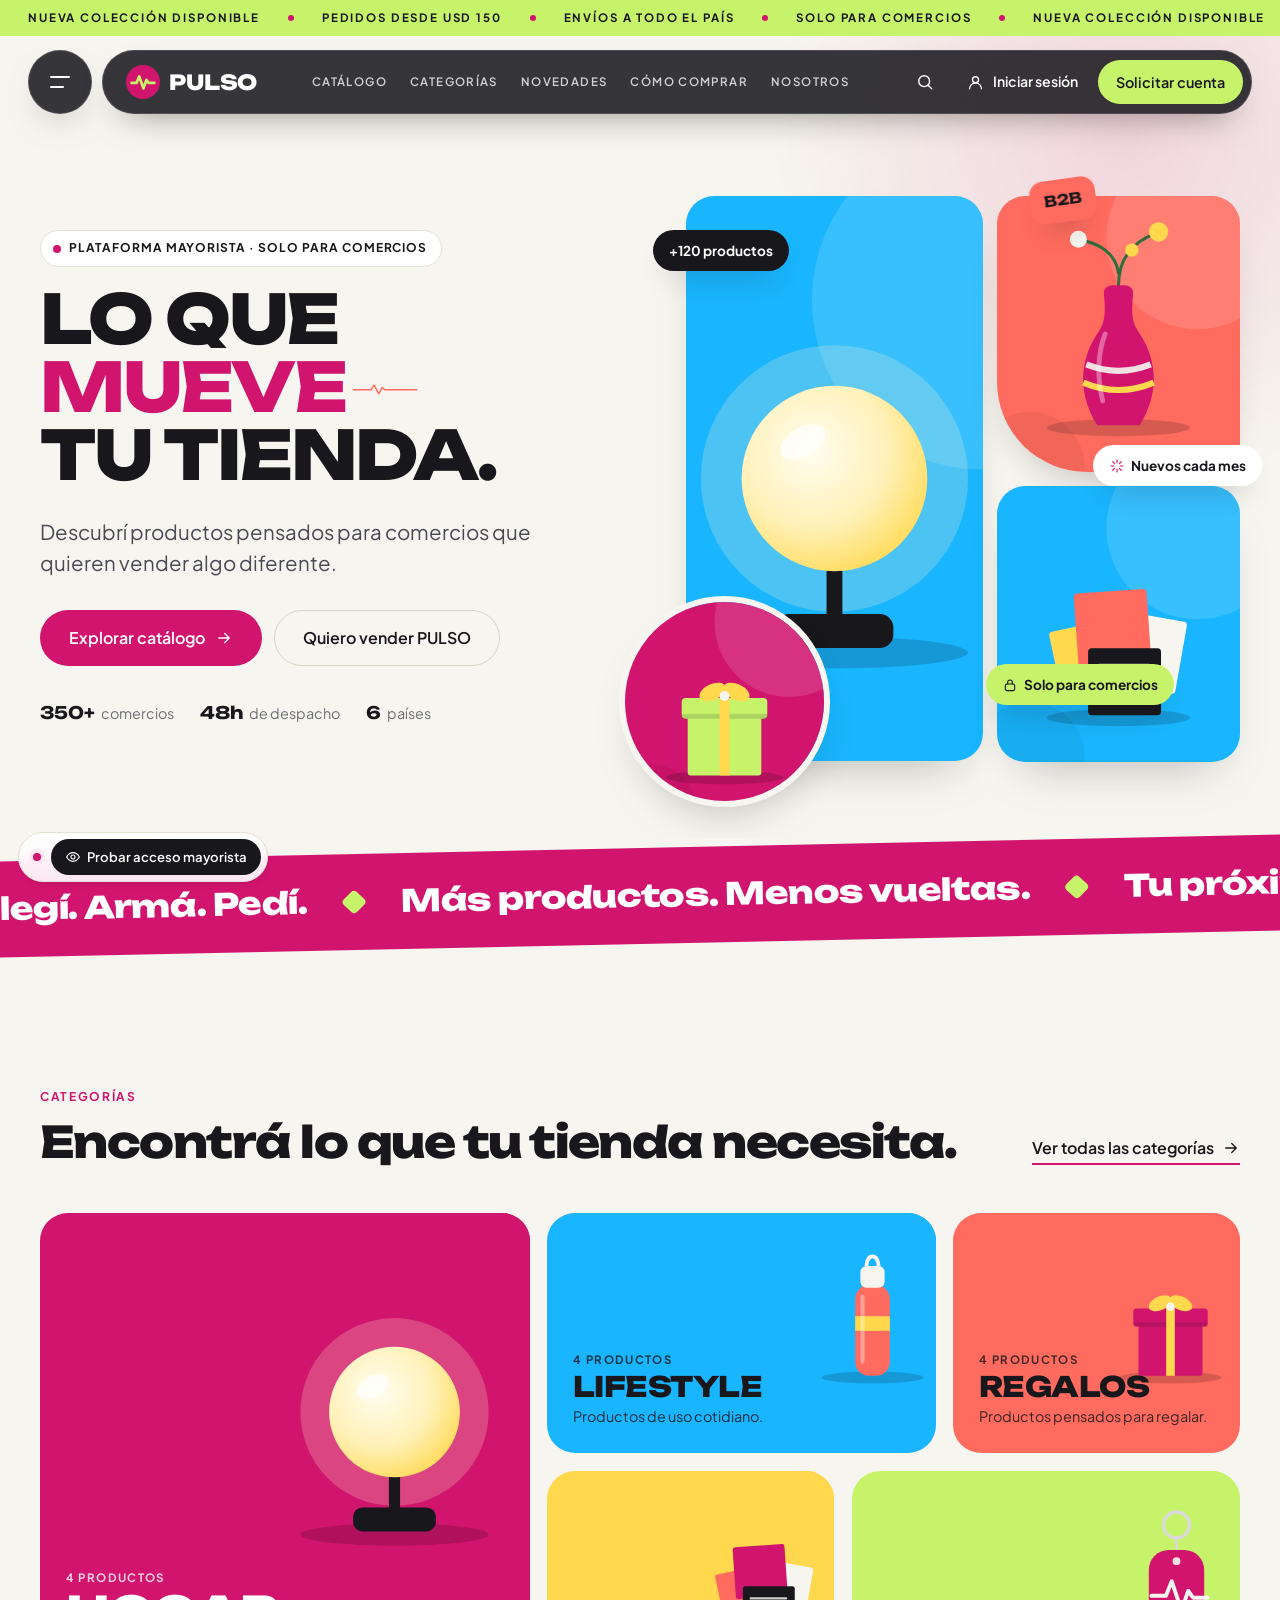
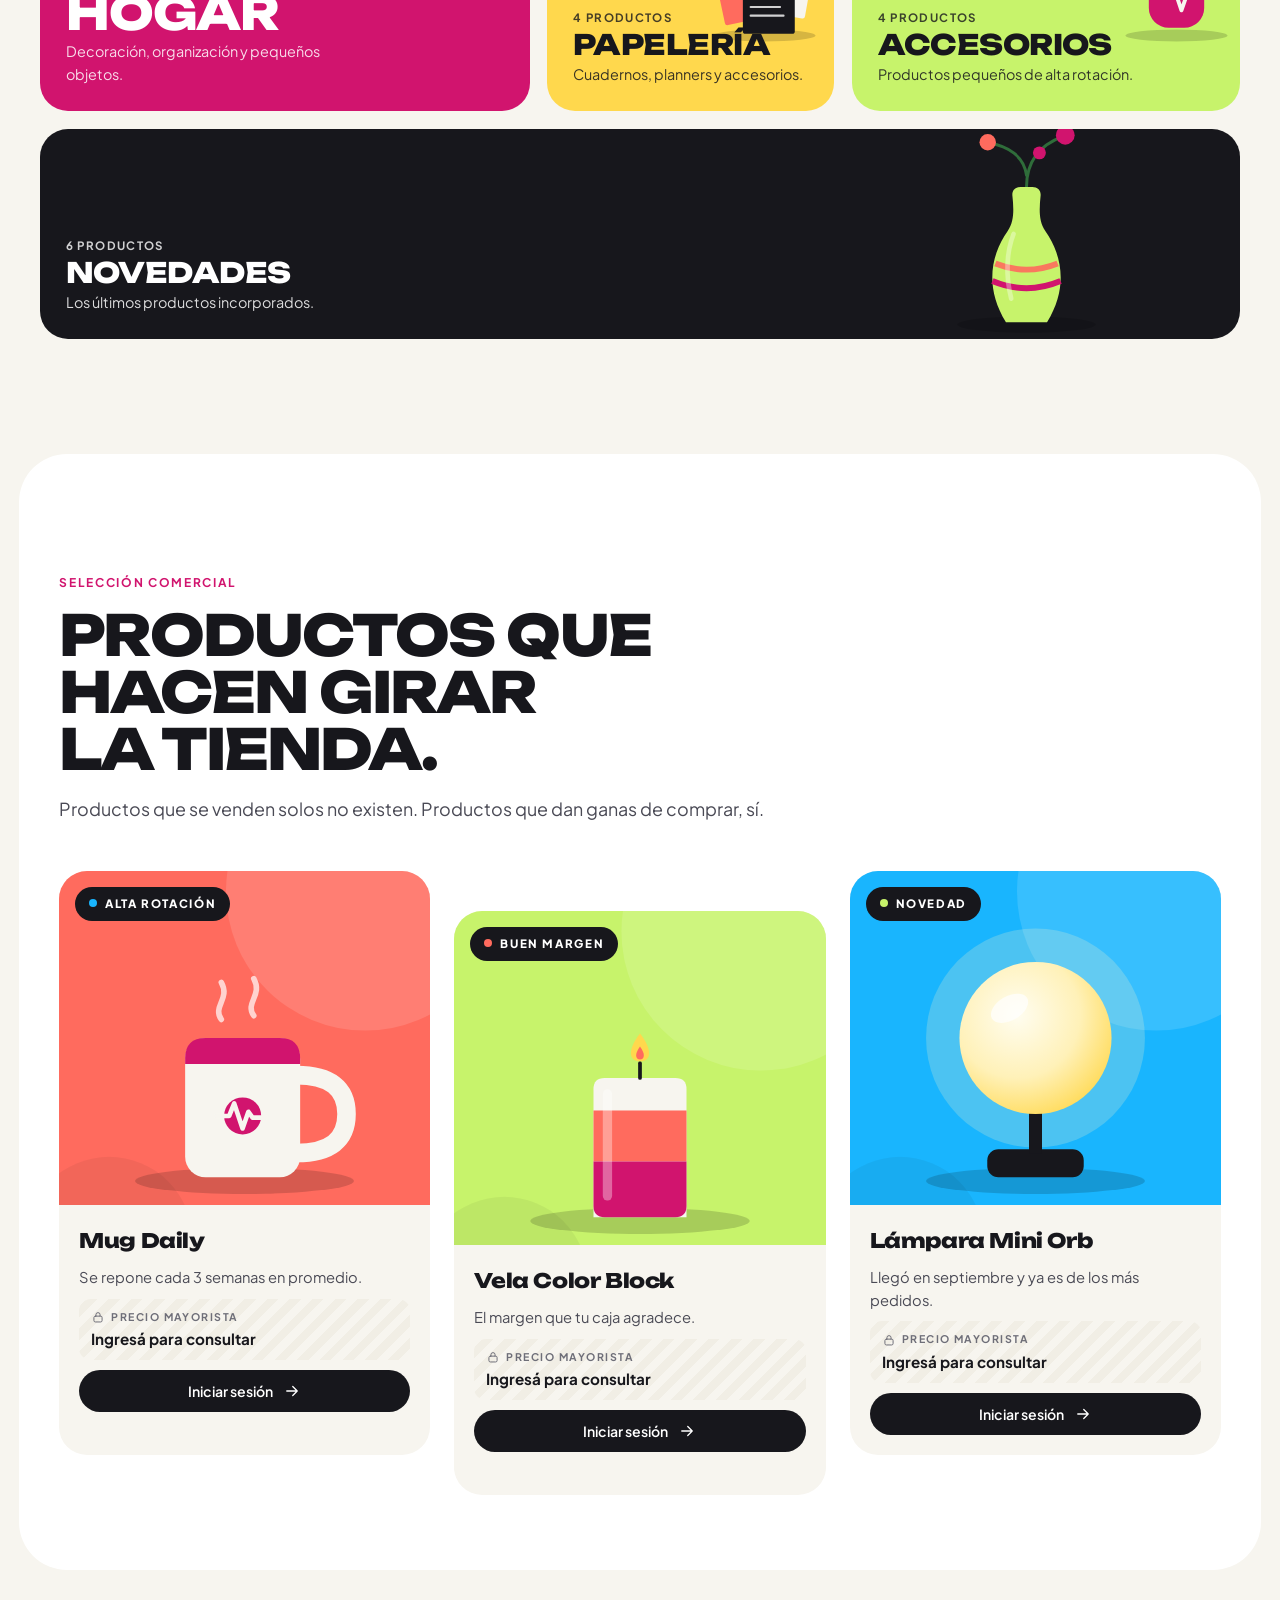
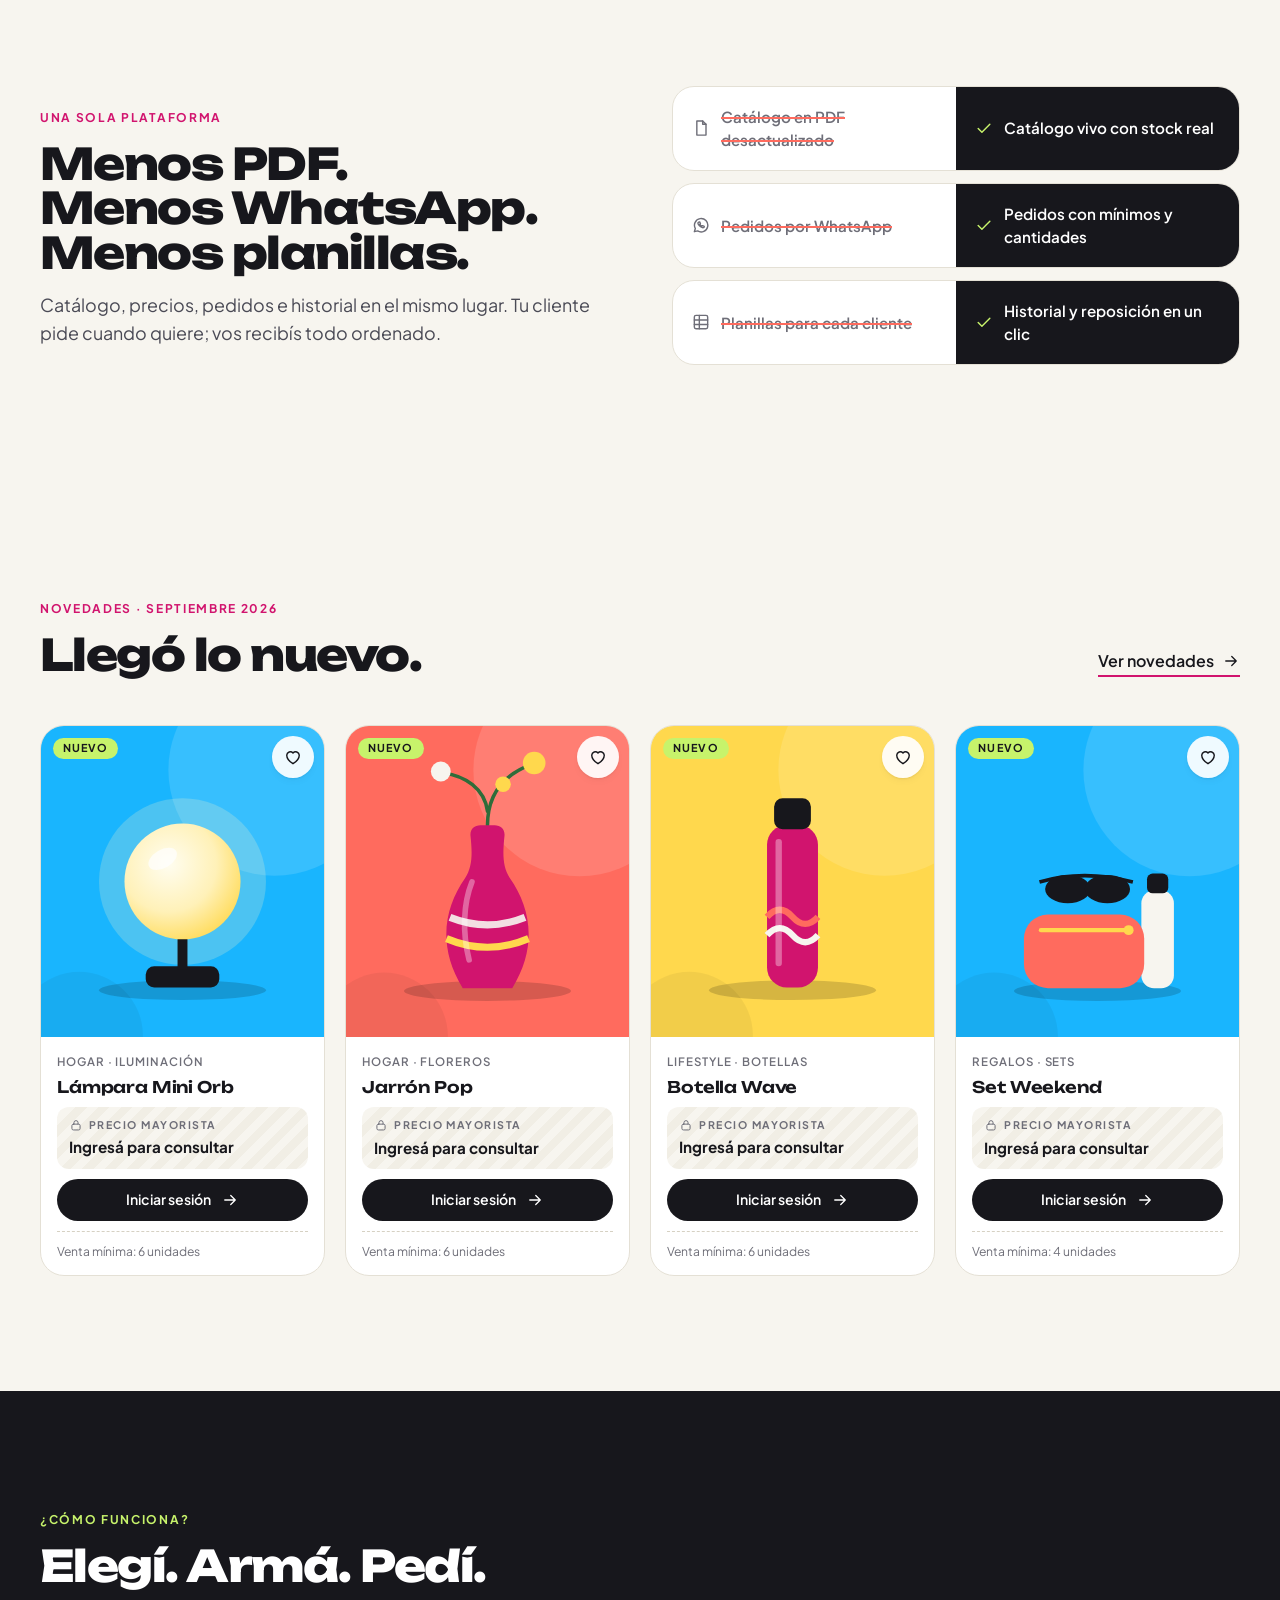
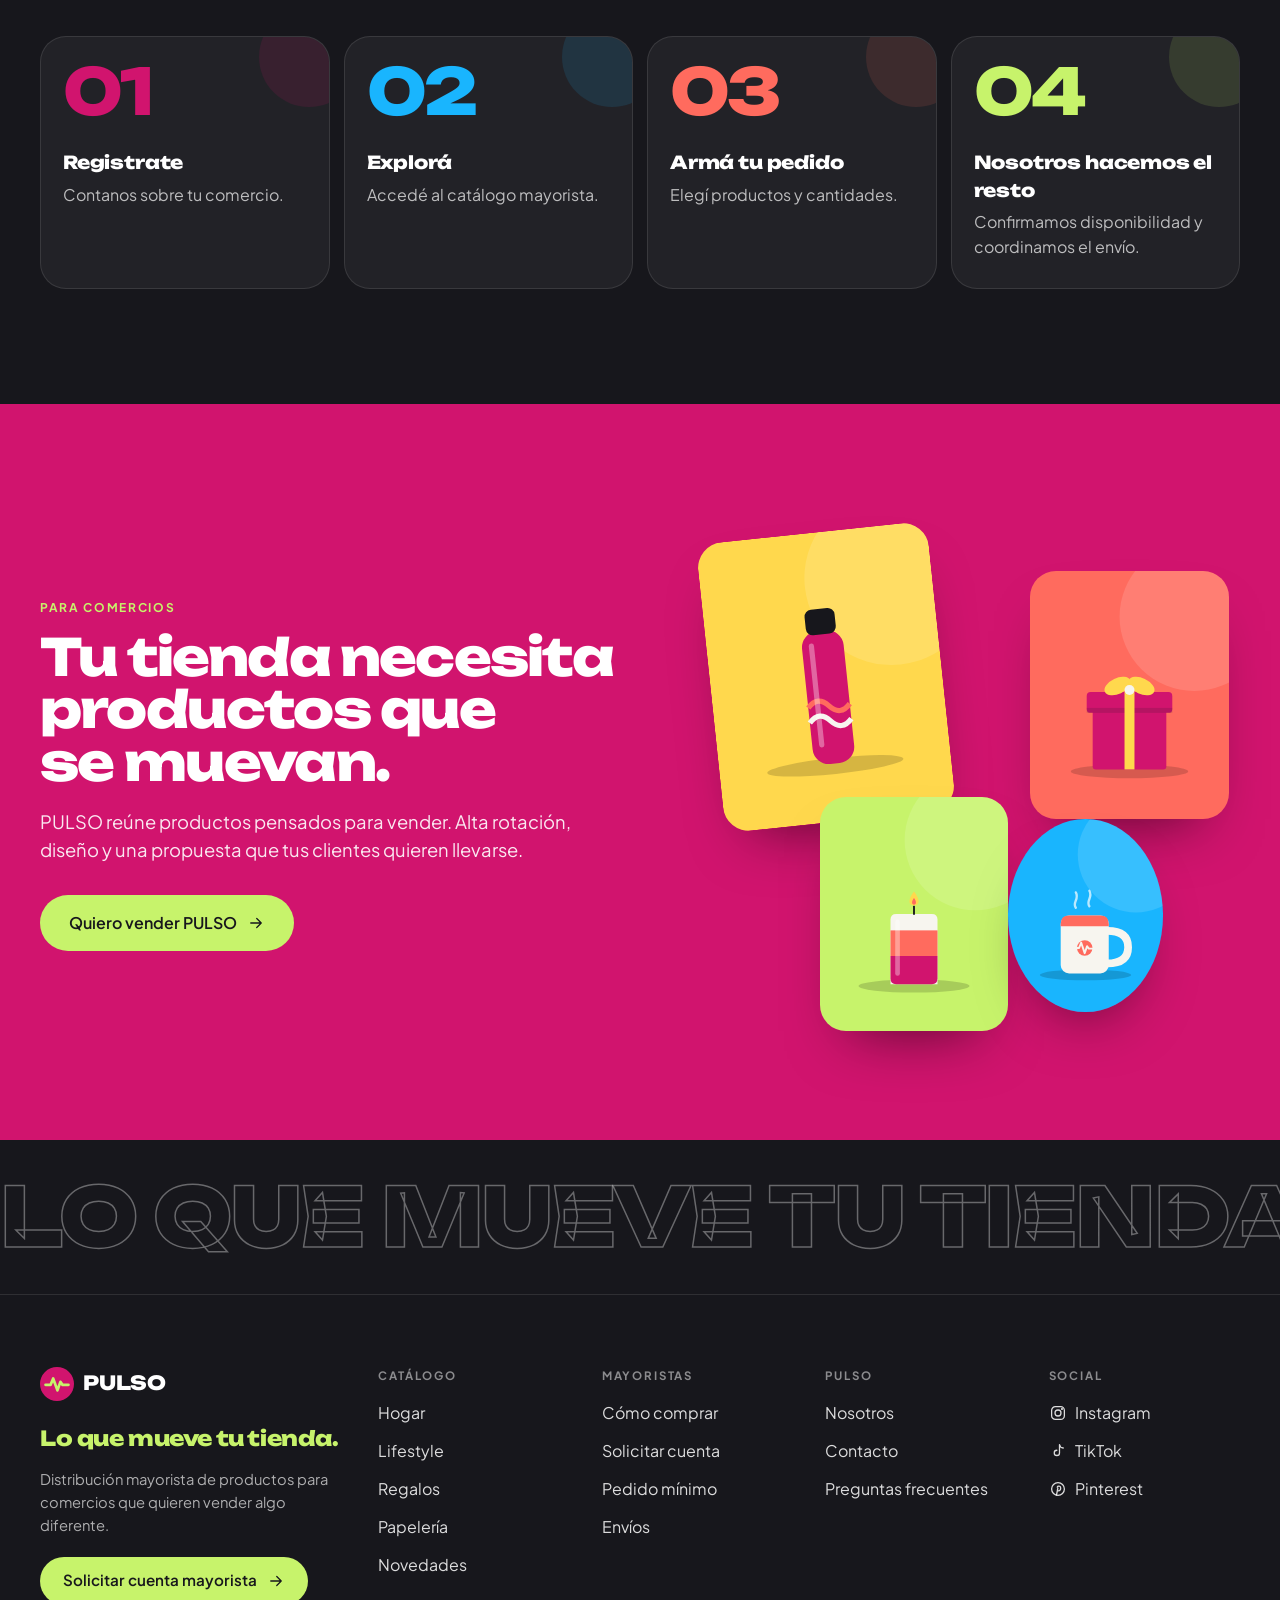
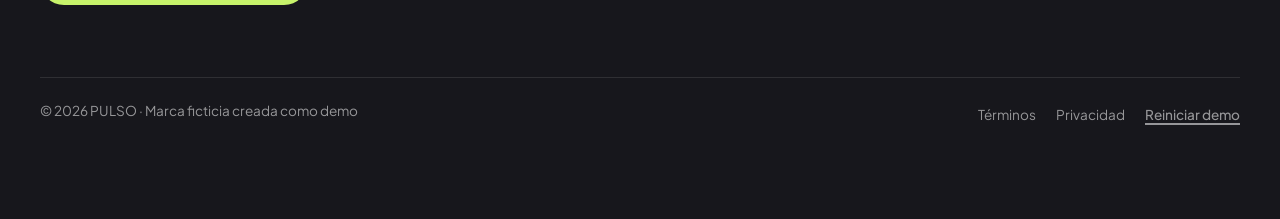
<file: index.html>
<!doctype html>
<html lang="es-UY">
<head>
  <meta charset="utf-8">
  <meta name="viewport" content="width=device-width, initial-scale=1, viewport-fit=cover">
  <title>PULSO · Lo que mueve tu tienda</title>
  <meta name="description" content="PULSO: plataforma mayorista B2B para comercios. Catálogo, precios exclusivos, pedidos con mínimo de compra e historial. Demo ficticia.">
  <meta name="theme-color" content="#D1146E">
  <meta property="og:title" content="PULSO · Lo que mueve tu tienda">
  <meta property="og:description" content="Demo de plataforma mayorista B2B: catálogo, precios privados, pedidos y cuenta de cliente.">
  <meta property="og:image" content="assets/img/og.svg">
  <link rel="icon" href="assets/img/favicon.svg" type="image/svg+xml">
  <link rel="preconnect" href="https://fonts.googleapis.com">
  <link rel="preconnect" href="https://fonts.gstatic.com" crossorigin>
  <link href="https://fonts.googleapis.com/css2?family=Unbounded:wght@500;600;700;800&family=Plus+Jakarta+Sans:wght@400;500;600;700;800&display=swap" rel="stylesheet">
  <link rel="stylesheet" href="assets/css/ns-firma.css">
  <link rel="stylesheet" href="assets/css/base.css">
  <link rel="stylesheet" href="assets/css/components.css">
  <link rel="stylesheet" href="assets/css/pages.css">
</head>
<body>
  <a class="pl-skip" href="#app">Saltar al contenido</a>

  <!-- Barra de anuncios (marquee) -->
  <div class="pl-topbar" role="region" aria-label="Anuncios">
    <p class="sr-only">Nueva colección disponible. Pedidos desde USD 150. Envíos a todo el país.</p>
    <div class="pl-topbar__track" aria-hidden="true">
      <span>Nueva colección disponible</span><i></i><span>Pedidos desde USD 150</span><i></i><span>Envíos a todo el país</span><i></i><span>Solo para comercios</span><i></i>
      <span>Nueva colección disponible</span><i></i><span>Pedidos desde USD 150</span><i></i><span>Envíos a todo el país</span><i></i><span>Solo para comercios</span><i></i>
    </div>
  </div>

  <!-- ============ Firma NS: header píldora + ☰ en círculo aparte + menú grande ============ -->
  <header class="ns-header" id="ns-header">
    <button class="ns-menu-btn" type="button" aria-expanded="false" aria-controls="ns-panel" aria-label="Abrir menú">
      <span class="ns-menu-btn__lines" aria-hidden="true"><span></span><span></span></span>
    </button>

    <div class="ns-bar">
      <a class="ns-brand" href="#/" aria-label="PULSO, ir al inicio">
        <span class="pl-logo">
          <svg class="pl-mark" viewBox="0 0 40 40" aria-hidden="true" focusable="false"><circle cx="20" cy="20" r="20" fill="#D1146E"/><path class="pl-mark__line" pathLength="1" d="M6.5 21h6l3-7.5 5 14 3.5-10 2.5 3.5h7" fill="none" stroke="#C7F36B" stroke-width="3.2" stroke-linecap="round" stroke-linejoin="round"/></svg>
          <span class="pl-logo__word">PULSO</span>
        </span>
      </a>
      <nav class="ns-nav" aria-label="Principal">
        <a href="#/catalogo">Catálogo</a>
        <a href="#/categorias">Categorías</a>
        <a href="#/novedades">Novedades</a>
        <a href="#/como-comprar">Cómo comprar</a>
        <a href="#/nosotros">Nosotros</a>
      </nav>
      <div class="pl-actions" id="pl-actions"></div>
    </div>

    <!-- Menú grande: comportamiento de la firma NS, diseño propio de PULSO (3 columnas, categorías en tarjetas) -->
    <div class="ns-panel pl-menu" id="ns-panel" aria-hidden="true">
      <nav class="ns-panel__nav" aria-label="Menú">
        <a href="#/catalogo"><small>01</small><span>Catálogo</span><i class="pl-menu__go" aria-hidden="true"></i></a>
        <a href="#/categorias"><small>02</small><span>Categorías</span><i class="pl-menu__go" aria-hidden="true"></i></a>
        <a href="#/novedades"><small>03</small><span>Novedades</span><i class="pl-menu__go" aria-hidden="true"></i></a>
        <a href="#/como-comprar"><small>04</small><span>Cómo comprar</span><i class="pl-menu__go" aria-hidden="true"></i></a>
        <a href="#/nosotros"><small>05</small><span>Nosotros</span><i class="pl-menu__go" aria-hidden="true"></i></a>
      </nav>
      <div class="pl-menu__cats">
        <p class="ns-panel__label">Categorías</p>
        <div class="pl-menu__grid" id="pl-menu-cats"></div>
      </div>
      <div class="ns-panel__info pl-menu__side">
        <a class="pl-menu__promo" href="#/novedades" id="pl-menu-promo">
          <span class="pl-menu__promo-tag">Recién llegado</span>
          <strong>Nueva colección primavera</strong>
          <span class="pl-menu__promo-link">Ver novedades</span>
        </a>
        <p class="ns-panel__label">Hablemos</p>
        <a href="tel:+59800000000"><svg aria-hidden="true" viewBox="0 0 24 24"><path fill="none" stroke="currentColor" stroke-width="1.6" stroke-linecap="round" stroke-linejoin="round" d="M5 3h3.5l1.7 4.3-2.2 1.4a11 11 0 0 0 7.3 7.3l1.4-2.2L21 15.5V19a2 2 0 0 1-2 2A17 17 0 0 1 3 5a2 2 0 0 1 2-2z"/></svg>0000 0000</a>
        <a href="#/" data-action="social"><svg aria-hidden="true" viewBox="0 0 24 24"><g fill="none" stroke="currentColor" stroke-width="1.6" stroke-linecap="round" stroke-linejoin="round"><path d="M4 20l1.2-3.8A8 8 0 1 1 8 19.1z"/><path d="M9.2 8.6c.2-.4.5-.4.8-.4h.4l.9 2-.6.9c.5 1 1.3 1.8 2.3 2.3l.9-.6 2 .9v.4c0 .3 0 .6-.4.8-.9.6-2.3.4-4-.8a9 9 0 0 1-2.8-3.1c-.7-1.4-.1-2.1.5-2.4z"/></g></svg>099 000 000</a>
        <a href="mailto:hola@pulso.demo"><svg aria-hidden="true" viewBox="0 0 24 24"><g fill="none" stroke="currentColor" stroke-width="1.6" stroke-linecap="round" stroke-linejoin="round"><rect x="3" y="5" width="18" height="14" rx="2"/><path d="m3.5 6 8.5 7 8.5-7"/></g></svg>hola@pulso.demo</a>
        <a class="pl-btn pl-btn--lime pl-btn--sm" href="#/registro">Solicitar cuenta mayorista</a>
      </div>
    </div>
  </header>
  <div class="ns-scrim" aria-hidden="true"></div>

  <main id="app" tabindex="-1"></main>

  <footer class="pl-footer" id="pl-footer"></footer>

  <!-- ============ Firma NS: volver arriba con anillo de progreso ============ -->
  <div class="ns-top" id="ns-top">
    <button type="button" class="ns-top__button" aria-label="Volver arriba">
      <svg class="ns-top__ring" viewBox="0 0 56 56" aria-hidden="true" focusable="false">
        <circle class="ns-top__track" cx="28" cy="28" r="25"/>
        <circle class="ns-top__progress" cx="28" cy="28" r="25" pathLength="1"/>
      </svg>
      <svg class="ns-top__arrow" viewBox="0 0 24 24" aria-hidden="true" focusable="false">
        <path d="M12 19V5M6 11l6-6 6 6" fill="none" stroke="currentColor" stroke-width="1.8" stroke-linecap="round" stroke-linejoin="round"/>
      </svg>
    </button>
  </div>

  <noscript><p class="pl-noscript">PULSO es una demo interactiva: activá JavaScript para recorrerla.</p></noscript>

  <script src="assets/js/ns-firma.js" defer></script>
  <script type="module" src="assets/js/main.js"></script>
</body>
</html>
</file>
<file: assets/css/ns-firma.css>
/* =========================================================
   Firma NS (Nico Stratta) · versión HTML
   Header flotante tipo píldora + ☰ en círculo aparte + menú grande numerado,
   volver arriba con anillo de progreso, foco propio y scroll fino.

   Independiente del resto del sitio: solo usa sus variables --ns-*.
   Para adaptarla a una marca, cambiar los tokens de :root (o redefinirlos en el CSS del sitio).
   Rangos: < 750px celular · 750–1099px tablet · ≥ 1100px escritorio.
   ========================================================= */

@property --ns-bar-h {
  syntax: '<length>';
  inherits: true;
  initial-value: 64px;
}

:root {
  /* ---- Marca (lo único que cambia de un cliente a otro) ---- */
  --ns-accent: #2ec4b6;            /* anillo de progreso, foco, subrayados, CTA */
  --ns-on-accent: #111111;         /* texto sobre el acento: oscuro si el acento es claro */
  --ns-bar: #111111;               /* color de la barra y del círculo del ☰ */
  --ns-panel-bg: #111111;          /* fondo del menú grande */
  --ns-text: #ffffff;              /* texto sobre la barra */
  --ns-top-bg: #111111;            /* fondo del botón volver arriba */
  --ns-scrollbar: #9a9a94;
  --ns-font-display: system-ui, sans-serif;   /* enlaces grandes del menú */
  --ns-font-body: system-ui, -apple-system, 'Segoe UI', sans-serif;

  /* ---- Forma ---- */
  --ns-gap: 14px;                  /* separación del borde superior */
  --ns-gap-x: clamp(14px, 2.2vw, 32px);
  --ns-radius: 40px;               /* 40 o más = píldora completa */
  --ns-split: 10px;                /* separación entre el círculo del ☰ y la barra */
  --ns-ease: cubic-bezier(0.22, 1, 0.36, 1);
  --ns-z: 50;
}

/* =========================================================
   Header flotante
   ========================================================= */
.ns-header {
  --ns-glass: color-mix(in srgb, var(--ns-bar) 52%, transparent);
  --ns-bar-h: 64px;

  position: fixed;
  top: var(--ns-gap);
  left: var(--ns-gap-x);
  right: var(--ns-gap-x);
  z-index: var(--ns-z);
  display: grid;
  grid-template-columns: var(--ns-bar-h) minmax(0, 1fr);
  column-gap: var(--ns-split);
  align-items: start;
  color: var(--ns-text);
  font-family: var(--ns-font-body);
  transition: --ns-bar-h 0.35s var(--ns-ease);
  /* La grilla ocupa también el alto del desplegable cerrado: sin esto, esa zona invisible tapa clics */
  pointer-events: none;
}
.ns-header > .ns-menu-btn,
.ns-header > .ns-bar,
.ns-header.is-open > .ns-panel { pointer-events: auto; }

/* Al bajar (o con el menú abierto): más compacta y menos transparente */
.ns-header.is-scrolled,
.ns-header.is-open {
  --ns-glass: color-mix(in srgb, var(--ns-bar) 88%, transparent);
  --ns-bar-h: 56px;
}

.ns-menu-btn,
.ns-bar,
.ns-panel {
  background: var(--ns-glass);
  border: 1px solid rgb(255 255 255 / 0.12);
  box-shadow: 0 16px 36px -20px rgb(0 0 0 / 0.55);
  -webkit-backdrop-filter: blur(16px) saturate(1.4);
  backdrop-filter: blur(16px) saturate(1.4);
  transition: background-color 0.4s ease;
}

/* ☰ en su propio círculo: dos líneas alineadas a la izquierda, la de abajo más corta */
.ns-menu-btn {
  grid-column: 1;
  grid-row: 1;
  width: var(--ns-bar-h);
  height: var(--ns-bar-h);
  display: grid;
  place-items: center;
  padding: 0;
  border-radius: 50%;
  cursor: pointer;
  color: var(--ns-text);
  font: inherit;
}
.ns-menu-btn__lines {
  position: relative;
  width: 20px;
  height: 12px;
  transition: transform 0.35s var(--ns-ease);
}
.ns-menu-btn__lines span {
  position: absolute;
  left: 0;
  width: 100%;
  height: 2px;
  border-radius: 2px;
  background: currentColor;
  transition: transform 0.35s var(--ns-ease), top 0.35s var(--ns-ease), width 0.35s var(--ns-ease);
}
.ns-menu-btn__lines span:first-child { top: 0; }
.ns-menu-btn__lines span:last-child { top: 10px; width: 70%; }
.ns-menu-btn:hover { color: var(--ns-accent); }
.ns-menu-btn:hover .ns-menu-btn__lines { transform: scale(1.08); }
.ns-menu-btn:hover .ns-menu-btn__lines span:last-child { width: 100%; }

/* Abierto: X */
.ns-header.is-open .ns-menu-btn__lines span:first-child { top: 5px; transform: rotate(45deg); }
.ns-header.is-open .ns-menu-btn__lines span:last-child { top: 5px; width: 100%; transform: rotate(-45deg); }

/* Barra principal */
.ns-bar {
  grid-column: 2;
  grid-row: 1;
  height: var(--ns-bar-h);
  display: flex;
  align-items: center;
  gap: 24px;
  padding-inline: clamp(16px, 1.8vw, 26px) 8px;
  border-radius: var(--ns-radius);
}

.ns-brand {
  display: inline-flex;
  align-items: center;
  gap: 10px;
  flex: none;
  color: inherit;
  text-decoration: none;
}
.ns-brand img {
  width: auto;
  height: calc(var(--ns-bar-h) - 26px);
  transition: transform 0.45s var(--ns-ease);
}
.ns-brand:hover img { transform: translateX(-4px); }
.ns-brand span {
  font-family: var(--ns-font-display);
  font-weight: 800;
  font-size: 1.3rem;
  line-height: 1;
}

/* Menú en línea (se oculta en tablet y celular: queda el ☰) */
.ns-nav {
  display: flex;
  gap: clamp(18px, 2.4vw, 36px);
  margin-inline: auto;
}
.ns-nav a {
  position: relative;
  font-size: 0.75rem;
  font-weight: 600;
  letter-spacing: 0.12em;
  text-transform: uppercase;
  color: color-mix(in srgb, var(--ns-text) 78%, transparent);
  text-decoration: none;
  padding-block: 6px;
  transition: color 0.25s;
}
.ns-nav a::after {
  content: '';
  position: absolute;
  left: 0;
  right: 0;
  bottom: 0;
  height: 2px;
  border-radius: 2px;
  background: var(--ns-accent);
  transform: scaleX(0);
  transform-origin: right;
  transition: transform 0.4s var(--ns-ease);
}
.ns-nav a:hover,
.ns-nav a.is-active { color: var(--ns-text); }
.ns-nav a:hover::after,
.ns-nav a.is-active::after { transform: scaleX(1); transform-origin: left; }

/* Botón de acción (WhatsApp, reservar, etc.) */
.ns-cta {
  display: inline-flex;
  align-items: center;
  gap: 8px;
  height: calc(var(--ns-bar-h) - 16px);
  padding-inline: 18px;
  margin-left: auto;
  border-radius: 999px;
  background: var(--ns-accent);
  color: var(--ns-on-accent);
  text-decoration: none;
  font-weight: 600;
  font-size: 0.9rem;
  flex: none;
  transition: background-color 0.25s, transform 0.35s var(--ns-ease);
}
.ns-nav + .ns-cta { margin-left: 0; }
.ns-cta svg { width: 18px; height: 18px; }
.ns-cta:hover { background: color-mix(in srgb, var(--ns-accent) 82%, white); transform: scale(1.03); }

/* =========================================================
   Menú grande: dentro de la columna de la barra, enlaces numerados + contacto
   ========================================================= */
.ns-panel {
  grid-column: 2;
  grid-row: 2;
  margin-top: 8px;
  border-radius: 28px;
  background: color-mix(in srgb, var(--ns-panel-bg) 95%, transparent);
  padding: clamp(24px, 3.4vw, 44px);
  display: grid;
  grid-template-columns: 1.4fr 1fr;
  gap: 32px;
  max-height: calc(100svh - var(--ns-bar-h) - var(--ns-gap) * 2 - 8px);
  overflow-y: auto;
  opacity: 0;
  visibility: hidden;
  transform: translateY(-10px) scale(0.985);
  transform-origin: top center;
  transition: opacity 0.3s ease, transform 0.45s var(--ns-ease), visibility 0s linear 0.45s;
}
.ns-header.is-open .ns-panel {
  opacity: 1;
  visibility: visible;
  transform: none;
  transition: opacity 0.3s ease, transform 0.45s var(--ns-ease), visibility 0s;
}

.ns-panel__nav { display: flex; flex-direction: column; }
.ns-panel__nav a {
  display: flex;
  align-items: baseline;
  gap: 16px;
  padding-block: 8px;
  font-family: var(--ns-font-display);
  font-weight: 800;
  font-size: clamp(1.9rem, 4.2vw, 3rem);
  line-height: 1.05;
  color: inherit;
  text-decoration: none;
  border-bottom: 1px solid rgb(255 255 255 / 0.12);
  opacity: 0;
  transform: translateY(10px);
  transition: color 0.25s, padding-left 0.4s var(--ns-ease), opacity 0.4s ease, transform 0.5s var(--ns-ease);
}
.ns-header.is-open .ns-panel__nav a {
  opacity: 1;
  transform: none;
  transition-delay: 0s, 0s, calc(0.08s + var(--i, 0) * 0.05s), calc(0.08s + var(--i, 0) * 0.05s);
}
.ns-panel__nav a small {
  font-family: var(--ns-font-body);
  font-weight: 500;
  font-size: 0.75rem;
  letter-spacing: 0.1em;
  color: var(--ns-accent);
}
.ns-panel__nav a:hover { color: var(--ns-accent); padding-left: 8px; }

.ns-panel__info {
  display: flex;
  flex-direction: column;
  gap: 14px;
  align-self: end;
  font-size: 0.95rem;
  color: color-mix(in srgb, var(--ns-text) 85%, transparent);
}
.ns-panel__info > a,
.ns-panel__info > p {
  display: flex;
  align-items: center;
  gap: 12px;
  margin: 0;
  color: inherit;
  text-decoration: none;
}
.ns-panel__info > a:hover { color: var(--ns-accent); }
.ns-panel__info svg { width: 18px; height: 18px; flex: none; color: var(--ns-accent); }
.ns-panel__label {
  font-size: 0.72rem;
  font-weight: 600;
  letter-spacing: 0.14em;
  text-transform: uppercase;
  color: color-mix(in srgb, var(--ns-text) 55%, transparent);
}
.ns-panel__social { display: flex; gap: 10px; margin-top: 6px; }
.ns-panel__social a {
  display: grid;
  place-items: center;
  width: 42px;
  height: 42px;
  color: var(--ns-text);
  border: 1px solid rgb(255 255 255 / 0.2);
  border-radius: 50%;
  transition: background-color 0.25s ease, border-color 0.25s ease;
}
.ns-panel__social a:hover { background: rgb(255 255 255 / 0.08); border-color: var(--ns-accent); }
.ns-panel__social svg { width: 18px; height: 18px; color: currentColor; }

/* Vidrio sobre la página con el menú abierto */
.ns-scrim {
  position: fixed;
  inset: 0;
  z-index: calc(var(--ns-z) - 10);
  background: rgb(10 10 10 / 0.28);
  -webkit-backdrop-filter: blur(8px);
  backdrop-filter: blur(8px);
  opacity: 0;
  visibility: hidden;
  transition: opacity 0.35s ease, visibility 0s linear 0.35s;
}
html.ns-menu-open .ns-scrim {
  opacity: 1;
  visibility: visible;
  transition: opacity 0.35s ease, visibility 0s;
}

@media (max-width: 1099px) {
  .ns-nav { display: none; }
  .ns-nav + .ns-cta { margin-left: auto; }
}

@media (max-width: 749px) {
  :root { --ns-gap: 10px; --ns-gap-x: 10px; }

  .ns-header { grid-template-columns: minmax(0, 1fr); --ns-bar-h: 58px; }
  .ns-header.is-scrolled,
  .ns-header.is-open { --ns-bar-h: 54px; }

  /* En celular el ☰ vive dentro de la píldora */
  .ns-menu-btn {
    position: relative;
    z-index: 1;
    width: 44px;
    height: 44px;
    margin: calc((var(--ns-bar-h) - 44px) / 2) 0 0 7px;
    background: transparent;
    border: 0;
    box-shadow: none;
    -webkit-backdrop-filter: none;
    backdrop-filter: none;
  }
  .ns-bar {
    grid-column: 1;
    padding-left: 58px;
    gap: 12px;
    border-radius: min(var(--ns-radius), 28px);
  }
  .ns-cta { padding-inline: 14px; }

  .ns-panel {
    grid-column: 1;
    grid-template-columns: 1fr;
    gap: 28px;
    border-radius: 24px;
  }
  .ns-panel__info { align-self: start; }
}

@media (max-width: 379px) {
  .ns-cta span { display: none; }
  .ns-cta { width: calc(var(--ns-bar-h) - 16px); padding: 0; justify-content: center; }
}

/* =========================================================
   Volver arriba con anillo de progreso
   ========================================================= */
.ns-top {
  position: fixed;
  right: max(18px, env(safe-area-inset-right));
  bottom: max(18px, env(safe-area-inset-bottom));
  z-index: calc(var(--ns-z) - 5);
  opacity: 0;
  visibility: hidden;
  transform: translateY(16px) scale(0.85);
  transition: opacity 0.35s ease, transform 0.45s var(--ns-ease), visibility 0s linear 0.35s;
}
.ns-top.is-visible {
  opacity: 1;
  visibility: visible;
  transform: none;
  transition: opacity 0.35s ease, transform 0.45s var(--ns-ease), visibility 0s;
}
.ns-top__button {
  position: relative;
  display: grid;
  place-items: center;
  width: 54px;
  height: 54px;
  padding: 0;
  color: #fff;
  cursor: pointer;
  background: var(--ns-top-bg);
  border: 0;
  border-radius: 50%;
  box-shadow: 0 14px 30px -14px rgb(0 0 0 / 0.55);
  transition: transform 0.35s var(--ns-ease);
}
.ns-top__button:hover { transform: translateY(-3px); }
.ns-top__ring {
  position: absolute;
  inset: 0;
  width: 100%;
  height: 100%;
  transform: rotate(-90deg);
}
.ns-top__track,
.ns-top__progress { fill: none; stroke-width: 2.5; }
.ns-top__track { stroke: rgb(255 255 255 / 0.15); }
.ns-top__progress {
  stroke: var(--ns-accent);
  stroke-linecap: round;
  stroke-dasharray: 1;
  stroke-dashoffset: calc(1 - var(--ns-progress, 0));
}
.ns-top__arrow {
  width: 20px;
  height: 20px;
  transition: transform 0.35s var(--ns-ease);
}
.ns-top__button:hover .ns-top__arrow { transform: translateY(-3px); }
html.ns-menu-open .ns-top { opacity: 0; visibility: hidden; }

@media (max-width: 749px) {
  .ns-top__button { width: 46px; height: 46px; }
}

/* =========================================================
   Foco propio (teclado)
   ========================================================= */
:where(a, button, input, select, textarea, summary, [tabindex]):focus-visible {
  outline: 2px solid var(--ns-accent);
  outline-offset: 3px;
}

/* =========================================================
   Barra de scroll fina (opcional: agregar la clase ns-scroll-fino al <html>)
   ========================================================= */
html.ns-scroll-fino {
  scrollbar-width: thin;
  scrollbar-color: var(--ns-scrollbar) transparent;
}
html.ns-scroll-fino ::-webkit-scrollbar { width: 10px; height: 10px; }
html.ns-scroll-fino ::-webkit-scrollbar-track { background: transparent; }
html.ns-scroll-fino ::-webkit-scrollbar-thumb {
  background: var(--ns-scrollbar);
  background-clip: padding-box;
  border: 3px solid transparent;
  border-radius: 999px;
}
html.ns-scroll-fino ::-webkit-scrollbar-thumb:hover {
  background: var(--ns-accent);
  background-clip: padding-box;
}

@media (prefers-reduced-motion: reduce) {
  .ns-header,
  .ns-header *,
  .ns-top,
  .ns-scrim {
    transition-duration: 0.01ms !important;
  }
}
</file>
<file: assets/css/base.css>
/* =========================================================
   PULSO · base: tokens, tipografía, botones, badges, formularios.
   Prefijo pl- para PULSO; ns- para la firma de Nico Stratta.
   Rangos: < 750px celular · 750–1099px tablet · ≥ 1100px compu.
   ========================================================= */

:root {
  /* Marca */
  --primary: #D1146E;
  --primary-600: #B00E5C;
  --primary-50: #FFE6F1;
  --electric-blue: #19B5FE;
  --lime: #C7F36B;
  --coral: #FF6B5E;
  --yellow: #FFD84D;
  --dark: #17171C;
  --cream: #F7F5EF;
  --white: #FFFFFF;

  /* Neutros */
  --ink: #17171C;
  --ink-2: #4A4A55;
  --ink-3: #6E6E78;
  --line: #E4E0D5;
  --line-2: #D6D1C3;
  --surface: #FFFFFF;
  --bg: var(--cream);

  /* Estado */
  --ok: #1E9E5A;
  --warn: #C98A00;

  /* Forma */
  --r-sm: 10px;
  --r: 16px;
  --r-lg: 24px;
  --r-xl: 32px;
  --shadow-sm: 0 1px 2px rgb(23 23 28 / .06), 0 4px 12px -6px rgb(23 23 28 / .12);
  --shadow: 0 24px 48px -28px rgb(23 23 28 / .35);
  --ease: cubic-bezier(.22, 1, .36, 1);
  --ease-back: cubic-bezier(.34, 1.56, .64, 1);

  --font-display: 'Unbounded', 'Plus Jakarta Sans', system-ui, sans-serif;
  --font-body: 'Plus Jakarta Sans', system-ui, -apple-system, 'Segoe UI', sans-serif;

  --container: 1320px;
  --gutter: clamp(16px, 4vw, 40px);
  --pl-top: 36px;

  /* Firma NS adaptada a PULSO */
  --ns-accent: #D1146E;
  --ns-on-accent: #FFFFFF;
  --ns-bar: #17171C;
  --ns-panel-bg: #17171C;
  --ns-top-bg: #17171C;
  --ns-font-display: var(--font-display);
  --ns-font-body: var(--font-body);
}

/* ---------- Reset ---------- */
*, *::before, *::after { box-sizing: border-box; }
html { -webkit-text-size-adjust: 100%; scroll-padding-top: 110px; }
body {
  margin: 0;
  font-family: var(--font-body);
  font-size: 16px;
  line-height: 1.55;
  color: var(--ink);
  background: var(--bg);
  -webkit-font-smoothing: antialiased;
  overflow-x: clip;
}
img, svg { display: block; max-width: 100%; }
img { height: auto; }
a { color: inherit; }
button, input, select, textarea { font: inherit; color: inherit; }
button { cursor: pointer; }
h1, h2, h3, h4, p, ul, ol, dl, dd, figure { margin: 0; }
ul, ol { padding: 0; list-style: none; }
code { font-family: ui-monospace, 'SF Mono', Consolas, monospace; font-size: .92em; }
[hidden] { display: none !important; }
.i { width: 20px; height: 20px; flex: none; }

.sr-only {
  position: absolute !important; width: 1px; height: 1px; padding: 0; margin: -1px;
  overflow: hidden; clip: rect(0 0 0 0); white-space: nowrap; border: 0;
}
.pl-skip {
  position: fixed; left: 12px; top: -60px; z-index: 200;
  padding: 10px 16px; border-radius: 999px; background: var(--dark); color: #fff; text-decoration: none; font-weight: 600;
  transition: top .2s;
}
.pl-skip:focus { top: 12px; }
.pl-noscript { padding: 140px 24px; text-align: center; }

/* Foco: sobre fondos violeta u oscuros el anillo pasa a lima */
.pl-sellers :focus-visible, .pl-auth__brand :focus-visible, .pl-footer :focus-visible,
.pl-unlock :focus-visible, .pl-news-hero :focus-visible, .ns-header :focus-visible { outline-color: var(--lime); }

/* ---------- Layout ---------- */
.pl-container { width: min(100% - var(--gutter) * 2, var(--container)); margin-inline: auto; }
.pl-section { padding-block: clamp(64px, 9vw, 120px); }
.pl-section--tight { padding-block: clamp(28px, 4vw, 48px); }

#app { outline: none; min-height: 70svh; }
#app.is-entering { animation: pl-page-in .5s var(--ease) both; }
@keyframes pl-page-in { from { opacity: 0; } to { opacity: 1; } }
#app.is-entering > * { animation: pl-rise .6s var(--ease) both; }
@keyframes pl-rise { from { opacity: 0; transform: translateY(14px); } to { opacity: 1; transform: none; } }

/* Cambio de estado login/logout: destello sutil */
html.is-switching #app { animation: pl-switch .6s var(--ease); }
@keyframes pl-switch { 0% { filter: saturate(1.6) brightness(1.04); } 100% { filter: none; } }

/* ---------- Tipografía ---------- */
.pl-h1, .pl-h2, .pl-display {
  font-family: var(--font-display);
  font-weight: 800;
  letter-spacing: -.035em;
  line-height: 1.02;
  text-wrap: balance;
}
.pl-h1 { font-size: clamp(2.1rem, 4.8vw, 4rem); }
.pl-h2 { font-size: clamp(1.7rem, 3.4vw, 2.8rem); }
.pl-h2--xl { font-size: clamp(1.9rem, 4.4vw, 3.7rem); }
.pl-lead { font-size: clamp(1.05rem, 1.4vw, 1.25rem); color: var(--ink-2); max-width: 56ch; margin-top: 16px; text-wrap: pretty; }
.pl-muted { color: var(--ink-3); font-size: .9rem; }
.pl-eyebrow {
  display: inline-flex; align-items: center; gap: 8px;
  font-size: .75rem; font-weight: 700; letter-spacing: .14em; text-transform: uppercase;
  color: var(--primary); margin-bottom: 14px;
}
.pl-eyebrow--light { color: var(--lime); }
.pl-head { margin-bottom: clamp(28px, 4vw, 48px); max-width: 900px; }
.pl-head--split { display: flex; align-items: end; justify-content: space-between; gap: 24px; max-width: none; flex-wrap: wrap; }
.pl-link {
  display: inline-flex; align-items: center; gap: 8px;
  font-weight: 600; text-decoration: none; color: var(--ink);
  border-bottom: 2px solid var(--primary); padding-bottom: 2px;
}
.pl-link .i { width: 18px; height: 18px; transition: transform .35s var(--ease); }
.pl-link:hover .i { transform: translateX(4px); }
.pl-dot { display: inline-block; width: 10px; height: 10px; border-radius: 50%; flex: none; }
.pl-dot--purple { background: var(--primary); } .pl-dot--blue { background: var(--electric-blue); }
.pl-dot--coral { background: var(--coral); } .pl-dot--yellow { background: var(--yellow); }
.pl-dot--lime { background: var(--lime); } .pl-dot--dark { background: var(--dark); }

/* ---------- Botones ---------- */
.pl-btn {
  --bg: var(--dark); --fg: #fff; --bd: transparent;
  position: relative;
  display: inline-flex; align-items: center; justify-content: center; gap: 10px;
  min-height: 48px; padding: 0 22px;
  border-radius: 999px; border: 1.5px solid var(--bd);
  background: var(--bg); color: var(--fg);
  font-weight: 600; font-size: .95rem; line-height: 1.1; text-decoration: none; white-space: nowrap;
  transition: transform .35s var(--ease), background-color .25s, box-shadow .35s var(--ease), color .25s, border-color .25s;
  overflow: hidden;
  isolation: isolate;
}
.pl-btn::before {
  content: ''; position: absolute; inset: 0; z-index: -1;
  background: rgb(255 255 255 / .16);
  transform: translateX(-101%);
  transition: transform .5s var(--ease);
}
.pl-btn:hover::before { transform: none; }
.pl-btn:hover { transform: translateY(-2px); box-shadow: 0 12px 24px -14px rgb(23 23 28 / .6); }
.pl-btn:active { transform: translateY(0) scale(.98); }
.pl-btn:disabled { opacity: .45; cursor: not-allowed; transform: none; box-shadow: none; }
.pl-btn:disabled::before { display: none; }
.pl-btn__arrow { display: inline-flex; transition: transform .35s var(--ease); }
.pl-btn__arrow .i { width: 18px; height: 18px; }
.pl-btn:hover .pl-btn__arrow { transform: translateX(4px); }
.pl-btn .i { width: 18px; height: 18px; }

.pl-btn--primary { --bg: var(--primary); }
.pl-btn--primary:hover { --bg: var(--primary-600); box-shadow: 0 14px 28px -14px rgb(209 20 110 / .8); }
.pl-btn--dark { --bg: var(--dark); }
.pl-btn--lime { --bg: var(--lime); --fg: var(--dark); }
.pl-btn--lime::before { background: rgb(255 255 255 / .35); }
.pl-btn--ghost { --bg: transparent; --fg: var(--ink); --bd: var(--line-2); }
.pl-btn--ghost::before { background: var(--dark); }
.pl-btn--ghost:hover { --fg: #fff; --bd: var(--dark); }
.pl-btn--outline-light { --bg: transparent; --fg: #fff; --bd: rgb(255 255 255 / .5); }
.pl-btn--outline-light::before { background: #fff; }
.pl-btn--outline-light:hover { --fg: var(--dark); }
.pl-btn--sm { min-height: 42px; padding: 0 16px; font-size: .88rem; }
.pl-btn--lg { min-height: 56px; padding: 0 28px; font-size: 1rem; }
.pl-btn--block { width: 100%; }

.pl-btn.is-loading { color: transparent !important; pointer-events: none; }
.pl-btn.is-loading::after {
  content: ''; position: absolute; width: 20px; height: 20px; border-radius: 50%;
  border: 2.5px solid rgb(255 255 255 / .35); border-top-color: #fff;
  animation: pl-spin .7s linear infinite;
}
@keyframes pl-spin { to { transform: rotate(360deg); } }

.pl-linkbtn {
  background: none; border: 0; padding: 4px 0; color: var(--primary); font-weight: 600; font-size: .9rem;
  text-decoration: underline; text-underline-offset: 3px; text-decoration-thickness: 1.5px;
  display: inline-flex; align-items: center; gap: 6px;
}
.pl-linkbtn:hover { color: var(--primary-600); }
.pl-linkbtn--light { color: #fff; opacity: .85; }
.pl-linkbtn .i { width: 16px; height: 16px; }

.pl-iconbtn {
  display: grid; place-items: center; width: 44px; height: 44px; padding: 0;
  border-radius: 50%; border: 0; background: transparent; color: inherit;
  transition: background-color .25s, transform .35s var(--ease);
}
.pl-iconbtn:hover { background: rgb(255 255 255 / .1); }
.pl-iconbtn--light { background: var(--cream); color: var(--ink); }
.pl-iconbtn--light:hover { background: var(--line); transform: rotate(90deg); }

/* ---------- Badges & chips ---------- */
.pl-badge {
  display: inline-flex; align-items: center; gap: 6px;
  padding: 5px 10px; border-radius: 999px;
  font-size: .68rem; font-weight: 700; letter-spacing: .1em; text-transform: uppercase; line-height: 1;
  background: var(--dark); color: #fff; text-decoration: none;
}
.pl-badge--lime { background: var(--lime); color: var(--dark); }
.pl-badge--yellow { background: var(--yellow); color: var(--dark); }
.pl-badge--coral { background: var(--coral); color: var(--dark); }
.pl-badge--blue { background: var(--electric-blue); color: var(--dark); }
.pl-badge--purple { background: var(--primary); color: #fff; }
.pl-badge--light { background: #fff; color: var(--ink); }
.pl-badge--dark { background: var(--dark); color: #fff; }

.pl-chips { display: flex; flex-wrap: wrap; gap: 8px; }
.pl-chip {
  display: inline-flex; align-items: center; gap: 6px;
  min-height: 36px; padding: 0 14px; border-radius: 999px;
  border: 1.5px solid var(--line-2); background: var(--surface);
  font-size: .85rem; font-weight: 500; text-decoration: none; color: var(--ink);
  transition: border-color .2s, background-color .2s, color .2s, transform .3s var(--ease);
}
.pl-chip:hover { border-color: var(--ink); }
.pl-chip.is-on { background: var(--dark); color: #fff; border-color: var(--dark); }
.pl-chip.is-static { cursor: default; }
.pl-chip.is-static:hover { border-color: var(--line-2); }
.pl-chip span { color: var(--ink-3); font-size: .78rem; }
.pl-chip.is-on span { color: rgb(255 255 255 / .7); }
.pl-chip .i { width: 16px; height: 16px; }
.pl-chip--active { background: var(--primary-50); border-color: transparent; color: var(--primary); font-weight: 600; }
.pl-chip--active .i { width: 14px; height: 14px; }
.pl-chip--active:hover { border-color: var(--primary); }
.pl-chip--purple { background: var(--primary); color: #fff; border-color: transparent; }
.pl-chip--blue { background: var(--electric-blue); border-color: transparent; }
.pl-chip--coral { background: var(--coral); border-color: transparent; }
.pl-chip--yellow { background: var(--yellow); border-color: transparent; }
.pl-chip--lime { background: var(--lime); border-color: transparent; }
.pl-chip--dark { background: var(--dark); color: #fff; border-color: transparent; }

.pl-count {
  display: inline-grid; place-items: center; min-width: 20px; height: 20px; padding: 0 6px;
  border-radius: 999px; background: var(--lime); color: var(--dark);
  font-size: .72rem; font-weight: 700; line-height: 1;
}
.pl-count.is-bump { animation: pl-bump .5s var(--ease-back); }
@keyframes pl-bump { 0% { transform: scale(1); } 40% { transform: scale(1.5); } 100% { transform: scale(1); } }

.pl-live {
  width: 8px; height: 8px; border-radius: 50%; background: var(--lime);
  box-shadow: 0 0 0 0 rgb(199 243 107 / .7); animation: pl-live 1.8s infinite;
}
@keyframes pl-live { 70% { box-shadow: 0 0 0 10px rgb(199 243 107 / 0); } 100% { box-shadow: 0 0 0 0 rgb(199 243 107 / 0); } }

/* ---------- Formularios ---------- */
.pl-form { display: grid; gap: 18px; }
.pl-form--grid { grid-template-columns: 1fr 1fr; gap: 16px 18px; }
.pl-form--grid .pl-field--full, .pl-form--grid .pl-form__title { grid-column: 1 / -1; }
.pl-form__title { font-family: var(--font-display); font-size: 1.2rem; font-weight: 800; letter-spacing: -.02em; margin-bottom: 4px; }
.pl-field { display: grid; gap: 6px; align-content: start; }
.pl-field > label { font-size: .85rem; font-weight: 600; }
.pl-field > label small { font-weight: 400; color: var(--ink-3); }
.pl-field input, .pl-field textarea, .pl-select select {
  width: 100%; min-height: 50px; padding: 12px 16px;
  border: 1.5px solid var(--line-2); border-radius: 14px; background: #fff;
  transition: border-color .2s, box-shadow .2s;
}
.pl-field input::placeholder, textarea::placeholder { color: #9d9da6; }
.pl-field input:hover, .pl-select select:hover { border-color: #b7b1a1; }
.pl-field input:focus, .pl-field textarea:focus, .pl-select select:focus {
  outline: none; border-color: var(--primary); box-shadow: 0 0 0 4px rgb(209 20 110 / .15);
}
.pl-field [aria-invalid="true"] { border-color: var(--coral); box-shadow: 0 0 0 4px rgb(255 107 94 / .15); }
.pl-field__msg { font-size: .8rem; color: #C23A2E; min-height: 0; }
.pl-field__msg:empty { display: none; }
.pl-field__pass { position: relative; }
.pl-field__pass input { padding-right: 52px; }
.pl-field__toggle {
  position: absolute; right: 4px; top: 50%; translate: 0 -50%;
  width: 44px; height: 44px; display: grid; place-items: center; border: 0; background: none; color: var(--ink-3); border-radius: 10px;
}
.pl-field__toggle[aria-pressed="true"] { color: var(--primary); }
.pl-form__row { display: flex; justify-content: space-between; align-items: center; gap: 12px; flex-wrap: wrap; }
.pl-form__error {
  padding: 12px 14px; border-radius: 12px; background: #FFE9E6; color: #A42D22; font-size: .9rem; font-weight: 500;
}
.pl-form__note { font-size: .8rem; color: var(--ink-3); text-align: center; }
.pl-form.is-shake { animation: pl-shake .4s; }
@keyframes pl-shake { 20%, 60% { transform: translateX(-6px); } 40%, 80% { transform: translateX(6px); } }

.pl-select { position: relative; display: inline-flex; align-items: center; }
.pl-select select { appearance: none; padding-right: 44px; cursor: pointer; font-weight: 500; }
.pl-select > .i { position: absolute; right: 14px; pointer-events: none; width: 18px; height: 18px; }
.pl-select--field { display: flex; }

/* Checkbox y switch propios (el input real sigue accesible) */
.pl-check, .pl-switch { display: flex; align-items: center; gap: 10px; min-height: 36px; cursor: pointer; font-size: .92rem; position: relative; }
.pl-check input, .pl-switch input { position: absolute; opacity: 0; width: 1px; height: 1px; }
.pl-check > span {
  width: 22px; height: 22px; border-radius: 7px; border: 1.5px solid var(--line-2); background: #fff; flex: none;
  display: grid; place-items: center; transition: background-color .2s, border-color .2s;
}
.pl-check > span::after {
  content: ''; width: 10px; height: 6px; border: 2.5px solid #fff; border-top: 0; border-right: 0;
  transform: rotate(-45deg) scale(0); margin-top: -3px; transition: transform .25s var(--ease-back);
}
.pl-check input:checked + span { background: var(--primary); border-color: var(--primary); }
.pl-check input:checked + span::after { transform: rotate(-45deg) scale(1); }
.pl-check input:focus-visible + span, .pl-switch input:focus-visible + span { outline: 2px solid var(--primary); outline-offset: 3px; }
.pl-check input[aria-invalid="true"] + span { border-color: var(--coral); }
.pl-switch > span {
  width: 40px; height: 24px; border-radius: 999px; background: var(--line-2); position: relative; flex: none; transition: background-color .25s;
}
.pl-switch > span::after {
  content: ''; position: absolute; left: 3px; top: 3px; width: 18px; height: 18px; border-radius: 50%; background: #fff;
  box-shadow: var(--shadow-sm); transition: transform .3s var(--ease);
}
.pl-switch input:checked + span { background: var(--primary); }
.pl-switch input:checked + span::after { transform: translateX(16px); }

/* ---------- Revelado al hacer scroll ---------- */
[data-reveal] {
  opacity: 0; transform: translateY(22px);
  transition: opacity .7s var(--ease), transform .8s var(--ease);
  transition-delay: calc(var(--d, 0) * 70ms);
}
[data-reveal].is-in { opacity: 1; transform: none; }

@media (max-width: 749px) {
  .pl-form--grid { grid-template-columns: 1fr; }
  .pl-btn--lg { min-height: 54px; padding: 0 22px; }
}

@media (prefers-reduced-motion: reduce) {
  *, *::before, *::after { animation-duration: .01ms !important; animation-iteration-count: 1 !important; transition-duration: .01ms !important; }
  [data-reveal] { opacity: 1 !important; transform: none !important; }
}
</file>
<file: assets/css/components.css>
/* =========================================================
   PULSO · componentes reutilizables
   ========================================================= */

/* ---------- Barra de anuncios (marquee) ---------- */
.pl-topbar {
  position: relative; z-index: 1;
  height: 36px; overflow: hidden;
  background: var(--lime); color: var(--dark);
  display: flex; align-items: center;
}
.pl-topbar__track {
  display: flex; align-items: center; gap: 28px; flex: none;
  padding-left: 28px;
  font-size: .72rem; font-weight: 700; letter-spacing: .16em; text-transform: uppercase; white-space: nowrap;
  animation: pl-marquee 36s linear infinite;
}
.pl-topbar__track i { width: 6px; height: 6px; border-radius: 50%; background: var(--primary); flex: none; }
.pl-topbar:hover .pl-topbar__track { animation-play-state: paused; }
@keyframes pl-marquee { to { transform: translateX(-50%); } }

/* ---------- Header: ajustes sobre la firma NS ---------- */
.ns-header { top: calc(var(--ns-gap) + var(--pl-top)); --ns-glass: color-mix(in srgb, var(--ns-bar) 86%, transparent); }
.ns-header.is-scrolled, .ns-header.is-open { --ns-glass: color-mix(in srgb, var(--ns-bar) 94%, transparent); }
.ns-bar { gap: 20px; }
.ns-nav { gap: clamp(14px, 1.8vw, 30px); }
.ns-nav a { font-size: .72rem; }

.pl-logo { display: inline-flex; align-items: center; gap: 9px; }
.pl-mark { width: 34px; height: 34px; flex: none; }
.pl-mark__line { stroke-dasharray: 1; stroke-dashoffset: 0; }
.ns-brand:hover .pl-mark__line, .pl-auth__logo:hover .pl-mark__line { animation: pl-draw 1s var(--ease); }
@keyframes pl-draw { from { stroke-dashoffset: 1; } to { stroke-dashoffset: 0; } }
.pl-logo__word { font-family: var(--font-display); font-weight: 800; font-size: 1.22rem; letter-spacing: -.01em; line-height: 1; }
.pl-logo--light { color: #fff; }

.pl-actions { display: flex; align-items: center; gap: 6px; flex: none; }
.ns-nav + .pl-actions { margin-left: 0; }
.pl-actions .pl-iconbtn { width: 42px; height: 42px; }
.pl-login {
  display: inline-flex; align-items: center; gap: 8px; height: 42px; padding: 0 14px;
  border-radius: 999px; text-decoration: none; font-weight: 600; font-size: .88rem;
  transition: background-color .25s;
}
.pl-login:hover { background: rgb(255 255 255 / .1); }
.pl-login .i { width: 19px; height: 19px; }
.pl-cta { background: var(--lime); color: var(--dark); height: 44px; }
.pl-cta:hover { background: #d6f98f; }

.pl-tag-wholesale {
  display: inline-flex; align-items: center; gap: 6px;
  padding: 6px 10px; border-radius: 999px; background: rgb(199 243 107 / .14); color: var(--lime);
  font-size: .64rem; font-weight: 700; letter-spacing: .14em; text-transform: uppercase; white-space: nowrap;
}
.pl-tag-wholesale::before { content: ''; width: 6px; height: 6px; border-radius: 50%; background: var(--lime); }
.pl-tag-wholesale.is-block { background: var(--dark); align-self: start; }

.pl-avatar {
  display: grid; place-items: center; width: 34px; height: 34px; border-radius: 50%;
  background: linear-gradient(135deg, var(--coral), var(--yellow)); color: var(--dark);
  font-weight: 700; font-size: .78rem; flex: none;
}
.pl-avatar--lg { width: 52px; height: 52px; font-size: 1.05rem; }

.pl-user { position: relative; }
.pl-user__btn {
  display: flex; align-items: center; gap: 8px; height: 44px; padding: 0 10px 0 5px;
  border: 0; border-radius: 999px; background: rgb(255 255 255 / .08); color: #fff; font-weight: 600; font-size: .88rem;
  transition: background-color .25s;
}
.pl-user__btn:hover, .pl-user__btn[aria-expanded="true"] { background: rgb(255 255 255 / .16); }
.pl-user__chev { width: 16px; height: 16px; transition: transform .3s var(--ease); }
.pl-user__btn[aria-expanded="true"] .pl-user__chev { transform: rotate(180deg); }
.pl-user__menu {
  position: absolute; right: 0; top: calc(100% + 12px); min-width: 250px;
  padding: 8px; border-radius: 20px; background: #fff; color: var(--ink);
  box-shadow: 0 30px 60px -20px rgb(23 23 28 / .45); border: 1px solid var(--line);
  animation: pl-pop .3s var(--ease);
  transform-origin: top right;
}
@keyframes pl-pop { from { opacity: 0; transform: translateY(-6px) scale(.97); } }
.pl-user__head { display: grid; padding: 10px 12px 12px; border-bottom: 1px solid var(--line); margin-bottom: 6px; }
.pl-user__head span { font-size: .8rem; color: var(--ink-3); }
.pl-user__menu a, .pl-user__menu button {
  display: flex; align-items: center; gap: 12px; width: 100%; min-height: 44px; padding: 0 12px;
  border: 0; border-radius: 12px; background: none; text-decoration: none; font-size: .92rem; font-weight: 500; text-align: left;
}
.pl-user__menu a:hover, .pl-user__menu button:hover { background: var(--cream); }
.pl-user__menu .i { width: 18px; height: 18px; color: var(--primary); }
.pl-user__menu button { color: #B03A2E; }
.pl-user__menu button .i { color: currentColor; }

.pl-cartbtn {
  position: relative; display: inline-flex; align-items: center; gap: 8px; height: 44px; padding: 0 16px 0 14px;
  border: 0; border-radius: 999px; background: var(--primary); color: #fff; font-weight: 600; font-size: .88rem;
  transition: background-color .25s, transform .35s var(--ease);
}
.pl-cartbtn:hover { background: var(--primary-600); transform: scale(1.03); }
.pl-cartbtn .i { width: 19px; height: 19px; }

/* =========================================================
   Menú grande de PULSO: mismo comportamiento que la firma NS,
   diseño propio (violeta, 3 columnas, categorías en tarjetas de color)
   ========================================================= */
.pl-menu {
  grid-template-columns: 1fr 1.2fr .9fr;
  gap: clamp(20px, 2.6vw, 36px);
  border-radius: 32px;
  border-color: transparent;
  background:
    radial-gradient(circle at 100% 0, rgb(255 255 255 / .12) 0 190px, transparent 191px),
    radial-gradient(circle at 0 100%, rgb(199 243 107 / .16) 0 120px, transparent 121px),
    var(--primary);
}
.pl-menu .ns-panel__label { color: rgb(255 255 255 / .6); margin: 0 0 12px; }

/* Enlaces: número en píldora, flecha que entra al pasar el mouse */
.pl-menu .ns-panel__nav a {
  align-items: center; gap: 14px; padding-block: 13px;
  font-size: clamp(1.15rem, 1.8vw, 1.55rem); font-weight: 700; letter-spacing: -.02em;
  border-bottom-color: rgb(255 255 255 / .16);
}
.pl-menu .ns-panel__nav a:hover { color: #fff; padding-left: 0; }
.pl-menu .ns-panel__nav a small {
  display: grid; place-items: center; min-width: 38px; height: 26px; border-radius: 999px;
  background: rgb(255 255 255 / .12); color: var(--lime); font-size: .7rem; font-weight: 700; letter-spacing: .06em;
  transition: background-color .25s, color .25s;
}
.pl-menu .ns-panel__nav a span { transition: transform .4s var(--ease); }
.pl-menu__go {
  margin-left: auto; width: 34px; height: 34px; border-radius: 50%; flex: none;
  display: grid; place-items: center; background: var(--lime); color: var(--dark); font-style: normal;
  opacity: 0; transform: translateX(-10px) scale(.7); transition: opacity .25s, transform .4s var(--ease-back);
}
.pl-menu__go::before { content: '→'; font-family: var(--font-body); font-size: 1rem; font-weight: 700; }
.pl-menu .ns-panel__nav a:hover small, .pl-menu .ns-panel__nav a.is-active small { background: var(--lime); color: var(--dark); }
.pl-menu .ns-panel__nav a:hover span { transform: translateX(6px); }
.pl-menu .ns-panel__nav a:hover .pl-menu__go, .pl-menu .ns-panel__nav a:focus-visible .pl-menu__go { opacity: 1; transform: none; }

/* Categorías en tarjetas */
.pl-menu__grid { display: grid; grid-template-columns: 1fr 1fr; gap: 10px; }
.pl-menu__cat {
  position: relative; display: flex; flex-direction: column; justify-content: flex-end; gap: 2px;
  min-height: 104px; padding: 14px; border-radius: 20px; overflow: hidden; isolation: isolate;
  background: var(--bg); color: var(--fg); text-decoration: none;
  opacity: 0; transform: translateY(12px) scale(.96);
  transition: opacity .4s ease, transform .5s var(--ease), box-shadow .3s;
}
.ns-header.is-open .pl-menu__cat { opacity: 1; transform: none; transition-delay: calc(.12s + var(--i) * .045s), calc(.12s + var(--i) * .045s), 0s; }
.ns-header.is-open .pl-menu__cat:hover { transform: translateY(-3px) rotate(-1deg); box-shadow: 0 16px 30px -18px rgb(0 0 0 / .6); transition-delay: 0s; }
.pl-menu__cat img {
  position: absolute; z-index: -1; right: -10px; top: -12px; width: 78px; height: auto;
  transition: transform .6s var(--ease);
}
.pl-menu__cat:hover img { transform: scale(1.12) rotate(-6deg); }
.pl-menu__cat strong { font-family: var(--font-display); font-size: .92rem; font-weight: 700; text-transform: uppercase; letter-spacing: -.01em; line-height: 1.1; }
.pl-menu__cat span { font-size: .74rem; font-weight: 600; opacity: .8; }

/* Columna lateral: novedad destacada + contacto */
.pl-menu__side { align-self: stretch; gap: 12px; }
.ns-panel__info > .pl-menu__promo {
  position: relative; display: grid; gap: 6px; padding: 18px; margin-bottom: 10px; border-radius: 22px;
  background: var(--dark); color: #fff; text-decoration: none; overflow: hidden; isolation: isolate;
  transition: transform .4s var(--ease);
}
.ns-panel__info > .pl-menu__promo:hover { transform: translateY(-3px); color: #fff; }
.pl-menu__promo img { position: absolute; z-index: -1; right: -18px; bottom: -34px; width: 110px; transform: rotate(10deg); opacity: .95; transition: transform .6s var(--ease); }
.pl-menu__promo:hover img { transform: rotate(0deg) scale(1.06); }
.pl-menu__promo-tag { justify-self: start; padding: 4px 10px; border-radius: 999px; background: var(--lime); color: var(--dark); font-size: .64rem; font-weight: 800; letter-spacing: .12em; text-transform: uppercase; }
.pl-menu__promo strong { font-family: var(--font-display); font-size: 1rem; line-height: 1.15; max-width: 12ch; }
.pl-menu__promo-link { font-size: .82rem; font-weight: 600; color: var(--lime); }
.pl-menu__promo-link::after { content: ' →'; }
.ns-panel__info.pl-menu__side > a:not(.pl-btn):not(.pl-menu__promo) { font-size: .9rem; }
.ns-panel__info svg { color: var(--lime); }
.ns-panel__info .pl-btn { align-self: start; margin-top: 8px; color: var(--dark); }

@media (max-width: 1099px) {
  .pl-menu { grid-template-columns: 1fr 1fr; }
  .pl-menu__side { grid-column: 1 / -1; display: grid; grid-template-columns: 1fr 1fr; column-gap: 20px; align-items: start; }
  .ns-panel__info > .pl-menu__promo { grid-row: span 5; margin-bottom: 0; }
}
@media (max-width: 749px) {
  .pl-menu { grid-template-columns: 1fr; border-radius: 26px; gap: 24px; }
  .pl-menu .ns-panel__nav a { font-size: 1.15rem; padding-block: 11px; }
  .pl-menu__cat { min-height: 84px; padding: 12px; border-radius: 16px; }
  .pl-menu__cat img { width: 60px; }
  .pl-menu__side { display: flex; }
  .ns-panel__info > .pl-menu__promo { display: none; }
}
.ns-nav a::after { background: var(--lime); }

@media (max-width: 1279px) {
  .pl-login span, .pl-tag-wholesale:not(.is-block), .pl-user__name { display: none; }
  .pl-login { width: 42px; padding: 0; justify-content: center; }
}
@media (max-width: 1099px) {
  .pl-actions { margin-left: auto; }
}
@media (max-width: 749px) {
  .pl-cta { display: none; }
  .pl-cartbtn__label { display: none; }
  .pl-cartbtn { padding: 0 12px; }
  .pl-actions { gap: 2px; }
  .pl-logo__word { font-size: 1.05rem; }
  .pl-mark { width: 30px; height: 30px; }
  .pl-user__btn { padding: 0 4px; background: none; }
  .pl-user__chev { display: none; }
  .pl-user__menu { position: fixed; right: 10px; left: 10px; top: auto; margin-top: 12px; }
}

/* ---------- Product card ---------- */
.pl-grid { display: grid; grid-template-columns: repeat(4, minmax(0, 1fr)); gap: clamp(14px, 1.6vw, 22px); }
.pl-grid--3 { grid-template-columns: repeat(3, minmax(0, 1fr)); }

.pl-card {
  position: relative; display: flex; flex-direction: column;
  background: var(--surface); border-radius: var(--r-lg); overflow: hidden;
  border: 1px solid var(--line);
  transition: transform .45s var(--ease), box-shadow .45s var(--ease), border-color .3s, opacity .7s var(--ease);
}
.pl-card:hover { transform: translateY(-6px); box-shadow: var(--shadow); border-color: transparent; }
.pl-card.is-leaving { opacity: 0 !important; transform: scale(.95) !important; }
.pl-card__media { position: relative; display: block; aspect-ratio: 4 / 4.4; overflow: hidden; background: var(--line); }
.pl-card__media img { position: absolute; inset: 0; width: 100%; height: 100%; object-fit: cover; transition: transform .8s var(--ease), opacity .5s; }
.pl-card__alt { opacity: 0; }
.pl-card:hover .pl-card__media img { transform: scale(1.06); }
@media (hover: hover) { .pl-card:hover .pl-card__alt { opacity: 1; } }
.pl-card__badges { position: absolute; top: 12px; left: 12px; display: flex; flex-wrap: wrap; gap: 6px; pointer-events: none; max-width: calc(100% - 70px); }

.pl-fav {
  position: absolute; top: 10px; right: 10px; z-index: 2;
  width: 42px; height: 42px; display: grid; place-items: center; padding: 0;
  border: 0; border-radius: 50%; background: rgb(255 255 255 / .92); color: var(--ink);
  box-shadow: var(--shadow-sm); transition: transform .35s var(--ease), color .2s, background-color .2s;
}
.pl-fav:hover { transform: scale(1.1); }
.pl-fav .i { width: 20px; height: 20px; }
.pl-fav.is-on { color: var(--coral); }
.pl-fav.is-on .i g { fill: currentColor; }
.pl-fav.is-pop { animation: pl-heart .5s var(--ease-back); }
@keyframes pl-heart { 30% { transform: scale(1.35); } 60% { transform: scale(.9); } }
.pl-fav--lg { width: 50px; height: 50px; top: 16px; right: 16px; }

.pl-card__body { display: flex; flex-direction: column; gap: 10px; padding: 16px 16px 14px; flex: 1; }
.pl-card__cat { font-size: .72rem; font-weight: 600; letter-spacing: .08em; text-transform: uppercase; color: var(--ink-3); }
.pl-card__title { font-family: var(--font-display); font-size: 1rem; font-weight: 600; letter-spacing: -.01em; line-height: 1.25; margin-top: -4px; }
.pl-card__title a { text-decoration: none; }
.pl-card__title a::after { content: ''; position: absolute; inset: 0 0 auto 0; aspect-ratio: 4 / 4.4; }
.pl-card__title a:hover { color: var(--primary); }
.pl-card__foot { display: flex; justify-content: space-between; gap: 8px; flex-wrap: wrap; margin-top: auto; padding-top: 10px; border-top: 1px dashed var(--line-2); font-size: .76rem; color: var(--ink-3); }

/* ---------- Precio ---------- */
.pl-price { display: grid; gap: 2px; }
.pl-price__label { display: inline-flex; align-items: center; gap: 6px; font-size: .66rem; font-weight: 700; letter-spacing: .14em; text-transform: uppercase; color: var(--ink-3); }
.pl-price__label .i { width: 14px; height: 14px; }
.pl-price__value { font-family: var(--font-display); font-size: 1.32rem; font-weight: 800; letter-spacing: -.02em; line-height: 1.1; animation: pl-price-in .6s var(--ease) both; }
@keyframes pl-price-in { from { opacity: 0; filter: blur(6px); transform: translateY(4px); } }
.pl-price__rrp { font-size: .78rem; color: var(--ink-3); }
.pl-price__rrp em { font-style: normal; font-weight: 700; color: #1a7f49; background: #E3F8D0; padding: 1px 6px; border-radius: 6px; margin-left: 4px; }
.pl-price.is-locked { padding: 10px 12px; border-radius: 12px; background: repeating-linear-gradient(-45deg, var(--cream), var(--cream) 8px, #F1EEE5 8px, #F1EEE5 16px); }
.pl-price__locked { font-weight: 700; font-size: .95rem; }

.pl-buy { display: grid; grid-template-columns: auto 1fr; gap: 8px; }

/* Selector de cantidad */
.pl-qty {
  display: inline-flex; align-items: center; height: 42px;
  border: 1.5px solid var(--line-2); border-radius: 999px; background: #fff; overflow: hidden;
}
.pl-qty__btn { width: 36px; height: 100%; display: grid; place-items: center; border: 0; background: none; padding: 0; transition: background-color .2s, color .2s; }
.pl-qty__btn:hover { background: var(--cream); color: var(--primary); }
.pl-qty__btn .i { width: 16px; height: 16px; }
.pl-qty__input {
  width: 42px; height: 100%; border: 0; background: none; text-align: center; font-weight: 700; font-size: .95rem;
  -moz-appearance: textfield; appearance: textfield;
}
.pl-qty__input::-webkit-inner-spin-button, .pl-qty__input::-webkit-outer-spin-button { -webkit-appearance: none; margin: 0; }
.pl-qty__input:focus { outline: none; background: var(--primary-50); }
.pl-qty--sm { height: 36px; }
.pl-qty--sm .pl-qty__btn { width: 32px; }
.pl-qty--sm .pl-qty__input { width: 38px; font-size: .88rem; }
.pl-qty--lg { height: 56px; }
.pl-qty--lg .pl-qty__btn { width: 48px; }
.pl-qty--lg .pl-qty__input { width: 56px; font-size: 1.1rem; }

.pl-add { overflow: hidden; }
.pl-add__label, .pl-add__done { display: inline-flex; align-items: center; gap: 6px; transition: transform .4s var(--ease), opacity .3s; }
.pl-add__done { position: absolute; inset: 0; justify-content: center; transform: translateY(110%); opacity: 0; }
.pl-add.is-done { background: var(--lime) !important; color: var(--dark) !important; opacity: 1 !important; cursor: default; }
.pl-add.is-done .pl-add__label { transform: translateY(-110%); opacity: 0; }
.pl-add.is-done .pl-add__done { transform: none; opacity: 1; }

/* Stock */
.pl-stock { display: inline-flex; align-items: center; gap: 6px; font-weight: 600; }
.pl-stock i { width: 8px; height: 8px; border-radius: 50%; background: var(--ok); }
.pl-stock--in { color: #1a7f49; }
.pl-stock--low { color: #9A6A00; } .pl-stock--low i { background: #E8A500; }
.pl-stock--restock { color: #B03A2E; } .pl-stock--restock i { background: var(--coral); }

/* Estados de pedido: color + punto + texto (nunca solo color) */
.pl-status {
  display: inline-flex; align-items: center; gap: 7px; padding: 5px 11px 5px 9px; border-radius: 999px;
  font-size: .78rem; font-weight: 600; white-space: nowrap; background: var(--cream); color: var(--ink);
}
.pl-status i { width: 8px; height: 8px; border-radius: 50%; background: currentColor; }
.pl-status--recibido { background: var(--primary-50); color: #A30F57; }
.pl-status--confirmado { background: #E0F4FF; color: #0B6FA0; }
.pl-status--preparando { background: #FFF4CC; color: #7A5B00; }
.pl-status--enviado { background: #FFE6E3; color: #A8342A; }
.pl-status--entregado { background: #E3F8D0; color: #1F6E3C; }

/* ---------- Capas: scrim, drawer, modal ---------- */
.pl-scrim {
  position: fixed; inset: 0; z-index: 80;
  background: rgb(23 23 28 / .3);
  -webkit-backdrop-filter: blur(8px); backdrop-filter: blur(8px);
  opacity: 0; visibility: hidden; transition: opacity .35s ease, visibility 0s linear .35s;
}
html.pl-layer-open { overflow: hidden; }
html.pl-layer-open .pl-scrim { opacity: 1; visibility: visible; transition: opacity .35s ease, visibility 0s; }
html.pl-layer-open .ns-top, html.pl-layer-open .pl-demo { opacity: 0; visibility: hidden; }

.pl-drawer {
  position: fixed; z-index: 90; top: 10px; right: 10px; bottom: 10px;
  width: min(460px, calc(100vw - 20px));
  display: flex; flex-direction: column;
  background: #fff; border-radius: 24px; box-shadow: 0 40px 80px -30px rgb(23 23 28 / .5);
  transform: translateX(calc(100% + 20px)); visibility: hidden;
  transition: transform .55s var(--ease), visibility 0s linear .55s;
}
.pl-drawer.is-open { transform: none; visibility: visible; transition: transform .55s var(--ease), visibility 0s; }
.pl-drawer__head { display: flex; align-items: center; justify-content: space-between; gap: 12px; padding: 20px 20px 16px 24px; border-bottom: 1px solid var(--line); }
.pl-drawer__head h2 { font-family: var(--font-display); font-size: 1.35rem; font-weight: 800; letter-spacing: -.02em; line-height: 1; text-transform: uppercase; }
.pl-drawer__count { font-size: .82rem; color: var(--ink-3); }
.pl-drawer__body { flex: 1; overflow-y: auto; padding: 18px 24px; overscroll-behavior: contain; }
.pl-drawer__foot { padding: 16px 24px 20px; border-top: 1px solid var(--line); background: var(--cream); border-radius: 0 0 24px 24px; display: grid; gap: 12px; }
.pl-drawer__legal { font-size: .76rem; color: var(--ink-3); text-align: center; }
.pl-drawer--filters .pl-drawer__head h2 { font-size: 1.15rem; }
.pl-drawer--filters .pl-drawer__body { display: grid; gap: 26px; align-content: start; }

/* Progreso de pedido mínimo */
.pl-progress { padding: 16px; border-radius: 18px; background: var(--cream); margin-bottom: 16px; }
.pl-progress__msg { font-size: .9rem; min-height: 24px; }
.pl-progress__msg .i { display: inline-block; vertical-align: -4px; margin-right: 4px; width: 18px; height: 18px; color: #1a7f49; }
.pl-progress__bar { position: relative; height: 10px; margin-top: 12px; border-radius: 999px; background: #E6E1D4; overflow: hidden; }
.pl-progress__bar span {
  position: absolute; inset: 0; transform-origin: left; transform: scaleX(var(--p, 0));
  border-radius: inherit; background: linear-gradient(90deg, var(--primary), var(--electric-blue));
  transition: transform .7s var(--ease), background .4s;
}
.pl-progress.is-done { background: #EEFAD9; }
.pl-progress.is-done .pl-progress__bar span { background: linear-gradient(90deg, #7ED957, var(--lime)); }
.pl-progress.is-done .pl-progress__msg { color: #1F6E3C; animation: pl-bump .5s var(--ease-back); }
.pl-progress__legend { display: flex; justify-content: space-between; margin-top: 6px; font-size: .72rem; color: var(--ink-3); }

.pl-lines { display: grid; gap: 4px; }
.pl-line {
  display: grid; grid-template-columns: 64px 1fr auto; gap: 14px; align-items: start;
  padding: 14px 0; border-bottom: 1px solid var(--line);
  animation: pl-rise .5s var(--ease) both;
  transition: opacity .22s, transform .22s;
}
.pl-line.is-leaving { opacity: 0; transform: translateX(30px); }
.pl-line__img img { width: 64px; height: 80px; object-fit: cover; border-radius: 12px; }
.pl-line__info { display: grid; gap: 3px; min-width: 0; }
.pl-line__name { font-weight: 700; text-decoration: none; line-height: 1.2; }
.pl-line__name:hover { color: var(--primary); }
.pl-line__sku { font-size: .74rem; color: var(--ink-3); }
.pl-line__calc { font-size: .85rem; color: var(--ink-2); margin-bottom: 6px; }
.pl-line__end { display: grid; justify-items: end; gap: 10px; }
.pl-line__end strong { font-size: 1rem; }
.pl-line__remove { width: 36px; height: 36px; border: 0; background: none; border-radius: 50%; display: grid; place-items: center; color: var(--ink-3); }
.pl-line__remove:hover { background: #FFE9E6; color: #B03A2E; }
.pl-line__remove .i { width: 18px; height: 18px; }
.pl-note { display: grid; gap: 6px; margin-top: 16px; font-size: .85rem; font-weight: 600; }
.pl-note small { font-weight: 400; color: var(--ink-3); }
.pl-note textarea { width: 100%; resize: vertical; min-height: 64px; padding: 10px 14px; border-radius: 14px; border: 1.5px solid var(--line-2); font-size: .9rem; font-weight: 400; }
.pl-note textarea:focus { outline: none; border-color: var(--primary); }

.pl-totals { display: grid; gap: 6px; font-size: .9rem; }
.pl-totals div { display: flex; justify-content: space-between; gap: 12px; }
.pl-totals dt { color: var(--ink-2); }
.pl-totals div:first-child dd { font-family: var(--font-display); font-size: 1.25rem; font-weight: 800; }
.pl-totals div:first-child { align-items: baseline; }
.pl-totals__state dd { font-weight: 600; color: #9A6A00; display: inline-flex; align-items: center; gap: 4px; }
.pl-totals__state.is-ok dd { color: #1a7f49; }
.pl-totals__state .i { width: 16px; height: 16px; }

.pl-modal {
  position: fixed; inset: 0; z-index: 90; display: grid; place-items: center; padding: 16px;
  visibility: hidden; pointer-events: none;
}
.pl-modal.is-open { visibility: visible; pointer-events: auto; }
.pl-modal__card {
  position: relative; width: min(520px, 100%); max-height: calc(100svh - 32px); overflow-y: auto;
  padding: clamp(24px, 4vw, 36px); border-radius: 28px; background: #fff; box-shadow: 0 40px 80px -30px rgb(23 23 28 / .5);
  opacity: 0; transform: translateY(20px) scale(.97);
  transition: opacity .3s, transform .45s var(--ease);
}
.pl-modal__card.is-wide { width: min(640px, 100%); }
.pl-modal.is-open .pl-modal__card { opacity: 1; transform: none; }
.pl-modal__close { position: absolute; top: 14px; right: 14px; background: var(--cream); }
.pl-modal__close:hover { background: var(--line); }
.pl-modal__title { font-family: var(--font-display); font-size: clamp(1.3rem, 2.4vw, 1.7rem); font-weight: 800; letter-spacing: -.02em; line-height: 1.05; padding-right: 48px; }
.pl-modal__lead { color: var(--ink-2); margin: 10px 0 20px; }
.pl-modal__actions { display: flex; flex-wrap: wrap; gap: 10px; margin-top: 22px; }

/* Buscador */
.pl-modal--search { place-items: start center; padding-top: clamp(16px, 10vh, 110px); }
.pl-modal--search .pl-modal__card { width: min(680px, 100%); padding: 10px; }
.pl-search__form { display: flex; align-items: center; gap: 12px; padding: 6px 12px 6px 18px; border-bottom: 1px solid var(--line); }
.pl-search__form > .i { width: 22px; height: 22px; color: var(--primary); }
.pl-search__form input { flex: 1; min-width: 0; height: 58px; border: 0; background: none; font-size: 1.2rem; font-weight: 500; }
.pl-search__form input:focus { outline: none; }
.pl-search__form input::-webkit-search-cancel-button { display: none; }
.pl-search__form kbd { font-family: inherit; font-size: .72rem; padding: 4px 8px; border-radius: 6px; background: var(--cream); color: var(--ink-3); border: 1px solid var(--line); }
.pl-search__results { padding: 16px 14px 14px; display: grid; gap: 12px; max-height: min(60svh, 520px); overflow-y: auto; }
.pl-search__hint { font-size: .7rem; font-weight: 700; letter-spacing: .14em; text-transform: uppercase; color: var(--ink-3); }
.pl-search__none { display: grid; gap: 4px; padding: 20px 4px; }
.pl-search__none span { color: var(--ink-3); }
.pl-results { display: grid; gap: 4px; }
.pl-result {
  display: grid; grid-template-columns: 48px 1fr auto; gap: 14px; align-items: center; padding: 8px; border-radius: 14px;
  text-decoration: none; transition: background-color .2s;
  animation: pl-rise .35s var(--ease) both;
}
.pl-result:hover, .pl-result:focus-visible { background: var(--cream); }
.pl-result img { width: 48px; height: 60px; object-fit: cover; border-radius: 10px; }
.pl-result__text { display: grid; min-width: 0; }
.pl-result__text small { color: var(--ink-3); font-size: .78rem; }
.pl-result__price { font-weight: 700; font-size: .92rem; display: inline-flex; align-items: center; gap: 6px; white-space: nowrap; }
.pl-result__price .i { width: 14px; height: 14px; }
.pl-result__price:has(.i) { font-weight: 500; font-size: .78rem; color: var(--ink-3); }

/* ---------- Toasts ---------- */
.pl-toasts {
  position: fixed; z-index: 120; right: max(18px, env(safe-area-inset-right)); bottom: calc(max(18px, env(safe-area-inset-bottom)) + 66px);
  display: grid; gap: 10px; justify-items: end; pointer-events: none; width: min(400px, calc(100vw - 32px));
}
.pl-toast {
  display: flex; align-items: center; gap: 12px; padding: 10px 10px 10px 12px; border-radius: 18px;
  background: var(--dark); color: #fff; box-shadow: 0 20px 40px -18px rgb(23 23 28 / .6);
  pointer-events: auto; font-size: .92rem; font-weight: 500;
  opacity: 0; transform: translateY(16px) scale(.96);
  transition: opacity .3s, transform .45s var(--ease);
}
.pl-toast.is-in { opacity: 1; transform: none; }
.pl-toast.is-out { opacity: 0; transform: translateX(30px); }
.pl-toast__icon { width: 32px; height: 32px; border-radius: 50%; display: grid; place-items: center; background: var(--lime); color: var(--dark); flex: none; }
.pl-toast__icon .i { width: 18px; height: 18px; }
.pl-toast--purple { background: var(--primary); }
.pl-toast--coral .pl-toast__icon { background: var(--coral); }
.pl-toast__text { flex: 1; }
.pl-toast__action { color: var(--lime); font-weight: 700; font-size: .85rem; white-space: nowrap; }
.pl-toast__close { width: 32px; height: 32px; display: grid; place-items: center; border: 0; background: none; color: rgb(255 255 255 / .6); border-radius: 50%; }
.pl-toast__close:hover { color: #fff; background: rgb(255 255 255 / .1); }
.pl-toast__close .i { width: 16px; height: 16px; }

/* ---------- Píldora "Probar acceso mayorista" ---------- */
.pl-demo {
  position: fixed; z-index: 44; left: max(18px, env(safe-area-inset-left)); bottom: max(18px, env(safe-area-inset-bottom));
  display: flex; align-items: center; gap: 10px; padding: 6px 6px 6px 14px; border-radius: 999px;
  background: rgb(255 255 255 / .9); -webkit-backdrop-filter: blur(12px); backdrop-filter: blur(12px);
  border: 1px solid var(--line); box-shadow: var(--shadow-sm); font-size: .84rem;
  animation: pl-rise .6s 1.2s var(--ease) both;
  transition: opacity .3s, visibility .3s;
}
.pl-demo__dot { width: 8px; height: 8px; border-radius: 50%; background: var(--primary); box-shadow: 0 0 0 4px var(--primary-50); }
.pl-demo button {
  display: inline-flex; align-items: center; gap: 6px; min-height: 36px; padding: 0 14px; border: 0; border-radius: 999px;
  background: var(--dark); color: #fff; font-weight: 600; font-size: .82rem; transition: background-color .25s;
}
.pl-demo button:hover { background: var(--primary); }
.pl-demo button .i { width: 16px; height: 16px; }
html.is-member .pl-demo__dot { background: var(--lime); box-shadow: 0 0 0 4px #EEFAD9; }
html.is-member .pl-demo button { background: var(--cream); color: var(--ink); border: 1px solid var(--line-2); }
html.is-member .pl-demo button:hover { background: var(--dark); color: #fff; }
html.ns-menu-open .pl-demo { opacity: 0; visibility: hidden; }

.pl-demo-card { border-radius: 20px; padding: 18px; background: var(--dark); color: #fff; }
.pl-demo-card__label { display: flex; align-items: center; gap: 10px; font-size: .72rem; font-weight: 700; letter-spacing: .14em; text-transform: uppercase; color: var(--lime); margin-bottom: 12px; }
.pl-demo-card__label .pl-mark { width: 26px; height: 26px; }
.pl-demo-card dl { display: grid; gap: 8px; }
.pl-demo-card dl div { display: flex; justify-content: space-between; gap: 12px; padding: 10px 12px; border-radius: 12px; background: rgb(255 255 255 / .07); }
.pl-demo-card dt { color: rgb(255 255 255 / .6); font-size: .85rem; }
.pl-demo-card code { font-size: .95rem; color: #fff; }
.pl-demo-steps { display: grid; gap: 8px; margin-top: 18px; }
.pl-demo-steps li { display: flex; align-items: center; gap: 12px; font-size: .92rem; }
.pl-demo-steps span { width: 26px; height: 26px; border-radius: 50%; display: grid; place-items: center; background: var(--primary-50); color: var(--primary); font-weight: 700; font-size: .8rem; }

/* ---------- Estados vacíos ---------- */
.pl-empty { display: grid; justify-items: center; text-align: center; gap: 10px; padding: clamp(32px, 6vw, 64px) 16px; }
.pl-empty__art { width: 120px; height: 120px; margin-bottom: 8px; animation: pl-float 5s ease-in-out infinite; }
.pl-empty h3 { font-family: var(--font-display); font-size: 1.2rem; font-weight: 800; letter-spacing: -.02em; }
.pl-empty p { color: var(--ink-2); max-width: 40ch; }
.pl-empty .pl-btn { margin-top: 10px; }

/* ---------- Tablas, paneles ---------- */
.pl-panel { background: #fff; border: 1px solid var(--line); border-radius: var(--r-lg); padding: clamp(18px, 2.4vw, 28px); }
.pl-panel__head { display: flex; justify-content: space-between; align-items: center; gap: 12px; margin-bottom: 16px; flex-wrap: wrap; }
.pl-panel__head h2 { font-family: var(--font-display); font-size: 1.08rem; font-weight: 800; letter-spacing: -.01em; }
.pl-pad { padding: 12px 4px; }
.pl-table-wrap { position: relative; overflow-x: auto; margin-inline: -4px; }
.pl-table { width: 100%; border-collapse: collapse; font-size: .92rem; min-width: 520px; }
.pl-table th, .pl-table td { text-align: left; padding: 14px 10px; border-bottom: 1px solid var(--line); }
.pl-table thead th { font-size: .7rem; font-weight: 700; letter-spacing: .12em; text-transform: uppercase; color: var(--ink-3); padding-block: 8px 10px; }
.pl-table tbody tr { transition: background-color .2s; }
.pl-table tbody tr:hover { background: var(--cream); }
.pl-table tbody tr:last-child th, .pl-table tbody tr:last-child td { border-bottom: 0; }
.pl-table .is-num { text-align: right; font-variant-numeric: tabular-nums; font-weight: 600; }
.pl-table .is-end { text-align: right; }
.pl-table tr.is-fresh { animation: pl-fresh 2.4s var(--ease); }
@keyframes pl-fresh { 0%, 40% { background: #EEFAD9; } }
.pl-order-link { border: 0; background: none; padding: 0; font-weight: 700; font-family: ui-monospace, Consolas, monospace; font-size: .9rem; color: var(--ink); }
.pl-order-link:hover { color: var(--primary); text-decoration: underline; }

.pl-dl { display: grid; gap: 0; }
.pl-dl div { display: flex; justify-content: space-between; gap: 12px; padding: 10px 0; border-bottom: 1px solid var(--line); font-size: .92rem; }
.pl-dl div:last-child { border-bottom: 0; }
.pl-dl dt { color: var(--ink-3); }
.pl-dl dd { font-weight: 600; text-align: right; }

/* Línea de tiempo de estado */
.pl-timeline { display: grid; grid-template-columns: repeat(5, 1fr); gap: 4px; margin: 6px 0 22px; counter-reset: s; }
.pl-timeline li { position: relative; display: grid; justify-items: center; gap: 6px; font-size: .72rem; font-weight: 600; color: var(--ink-3); text-align: center; }
.pl-timeline li::before { content: ''; position: absolute; top: 13px; left: -50%; right: 50%; height: 3px; background: var(--line); z-index: 0; }
.pl-timeline li:first-child::before { display: none; }
.pl-timeline span { position: relative; z-index: 1; width: 28px; height: 28px; border-radius: 50%; display: grid; place-items: center; background: var(--line); color: #fff; }
.pl-timeline span .i { width: 14px; height: 14px; }
.pl-timeline li.is-done, .pl-timeline li.is-current { color: var(--ink); }
.pl-timeline li.is-done::before, .pl-timeline li.is-current::before { background: var(--primary); }
.pl-timeline li.is-done span { background: var(--primary); }
.pl-timeline li.is-current span { background: var(--lime); color: var(--dark); box-shadow: 0 0 0 5px #EEFAD9; }

.pl-mini-lines { display: grid; }
.pl-mini-lines li { display: grid; grid-template-columns: 48px 1fr auto; gap: 12px; align-items: center; padding: 10px 0; border-bottom: 1px solid var(--line); font-size: .92rem; }
.pl-mini-lines img { width: 48px; height: 60px; object-fit: cover; border-radius: 10px; }
.pl-mini-lines span { display: grid; font-weight: 600; }
.pl-mini-lines span a { text-decoration: none; }
.pl-mini-lines span a:hover { color: var(--primary); }
.pl-mini-lines small { font-weight: 400; color: var(--ink-3); }
.pl-mini-total { display: flex; justify-content: space-between; align-items: baseline; padding-top: 14px; }
.pl-mini-total strong { font-family: var(--font-display); font-size: 1.3rem; font-weight: 800; }
.pl-order-note { margin-top: 12px; padding: 12px; border-radius: 12px; background: var(--cream); font-size: .9rem; }

/* Check animado (registro, confirmación) */
.pl-check-anim { width: 76px; height: 76px; }
.pl-check-anim circle { fill: var(--lime); stroke: none; transform-origin: center; animation: pl-pop-in .5s var(--ease-back) both; }
.pl-check-anim path { fill: none; stroke: var(--dark); stroke-width: 6; stroke-linecap: round; stroke-linejoin: round; stroke-dasharray: 1; stroke-dashoffset: 1; animation: pl-draw-check .5s .35s var(--ease) forwards; }
.pl-check-anim--xl { width: 96px; height: 96px; }
@keyframes pl-pop-in { from { transform: scale(0); } }
@keyframes pl-draw-check { to { stroke-dashoffset: 0; } }

@keyframes pl-float { 0%, 100% { transform: translateY(0); } 50% { transform: translateY(-10px); } }

/* ---------- Footer ---------- */
.pl-footer { background: var(--dark); color: #fff; margin-top: 0; overflow: hidden; }
.pl-footer__big { border-bottom: 1px solid rgb(255 255 255 / .1); padding-block: clamp(20px, 3vw, 36px); overflow: hidden; }
.pl-footer__marquee { display: flex; width: max-content; animation: pl-marquee 40s linear infinite; }
.pl-footer__marquee span {
  font-family: var(--font-display); font-weight: 800; font-size: clamp(2.4rem, 6.4vw, 5.8rem); letter-spacing: -.03em; line-height: 1; white-space: nowrap; padding-right: .3em;
  color: transparent; -webkit-text-stroke: 1.5px rgb(255 255 255 / .35);
}
.pl-footer__grid { display: grid; grid-template-columns: 1.6fr repeat(4, 1fr); gap: 40px 32px; padding-block: clamp(48px, 6vw, 72px); }
.pl-footer__brand { display: grid; gap: 14px; align-content: start; justify-items: start; }
.pl-footer__brand > a { text-decoration: none; }
.pl-footer__slogan { font-family: var(--font-display); font-size: 1.3rem; font-weight: 800; letter-spacing: -.02em; color: var(--lime); }
.pl-footer__small { color: rgb(255 255 255 / .65); max-width: 36ch; font-size: .92rem; margin-bottom: 6px; }
.pl-footer__col { display: grid; gap: 10px; align-content: start; }
.pl-footer__col h2 { font-size: .72rem; font-weight: 700; letter-spacing: .16em; text-transform: uppercase; color: rgb(255 255 255 / .5); margin-bottom: 4px; }
.pl-footer__col a { display: inline-flex; align-items: center; gap: 8px; color: rgb(255 255 255 / .85); text-decoration: none; min-height: 28px; transition: color .2s, transform .3s var(--ease); }
.pl-footer__col a:hover { color: var(--lime); transform: translateX(3px); }
.pl-footer__col .i { width: 18px; height: 18px; }
.pl-footer__bottom { display: flex; justify-content: space-between; gap: 16px; flex-wrap: wrap; padding-block: 22px 90px; border-top: 1px solid rgb(255 255 255 / .1); font-size: .85rem; color: rgb(255 255 255 / .55); }
.pl-footer__bottom div { display: flex; gap: 20px; align-items: center; flex-wrap: wrap; }
.pl-footer__bottom a { color: inherit; text-decoration: none; }
.pl-footer__bottom a:hover { color: #fff; }
.pl-footer__bottom .pl-linkbtn { color: rgb(255 255 255 / .55); font-weight: 500; font-size: .85rem; }

@media (max-width: 1099px) {
  .pl-grid { grid-template-columns: repeat(3, minmax(0, 1fr)); }
  .pl-footer__grid { grid-template-columns: repeat(2, 1fr); }
  .pl-footer__brand { grid-column: 1 / -1; }
}
@media (max-width: 749px) {
  .pl-grid, .pl-grid--3 { grid-template-columns: repeat(2, minmax(0, 1fr)); gap: 10px; }
  .pl-card { border-radius: 18px; }
  .pl-card__body { padding: 12px 12px 12px; gap: 8px; }
  .pl-card__title { font-size: .86rem; }
  .pl-card__badges { top: 8px; left: 8px; }
  .pl-card__badges .pl-badge { font-size: .58rem; padding: 4px 7px; }
  .pl-fav { width: 38px; height: 38px; top: 6px; right: 6px; }
  .pl-price__value { font-size: 1.08rem; }
  .pl-price.is-locked { padding: 8px 10px; }
  .pl-price__locked { font-size: .85rem; }
  .pl-buy { grid-template-columns: 1fr; }
  .pl-buy .pl-qty { width: 100%; justify-content: space-between; }
  .pl-buy .pl-qty__btn { width: 44px; }
  .pl-card__foot { font-size: .7rem; }
  .pl-card .pl-btn--sm { min-height: 44px; padding: 0 10px; font-size: .84rem; }
  .pl-toasts { right: 12px; left: 12px; width: auto; bottom: calc(max(12px, env(safe-area-inset-bottom)) + 62px); justify-items: stretch; }
  .pl-demo { left: 12px; bottom: 12px; padding-left: 12px; }
  .pl-demo__txt { display: none; }
  .pl-drawer { top: auto; left: 10px; width: auto; max-height: calc(100svh - 20px); height: calc(100svh - 60px); transform: translateY(calc(100% + 20px)); }
  .pl-drawer__body { padding: 16px; }
  .pl-drawer__foot { padding: 14px 16px 16px; }
  .pl-footer__grid { grid-template-columns: 1fr 1fr; gap: 32px 20px; }
  .pl-timeline li { font-size: .62rem; }
}
@media (max-width: 379px) {
  .pl-grid { gap: 8px; }
  .pl-card__body { padding: 10px; }
  .pl-qty__input { width: 34px; }
}
@media (prefers-reduced-motion: reduce) {
  .pl-topbar__track, .pl-footer__marquee { animation: none; }
}
.pl-auth__brand .pl-mark { --mark-bg: #17171C; }

/* Con un drawer o modal abierto, los avisos se corren para no tapar el pie */
html.pl-layer-open .pl-toasts { right: auto; left: max(18px, env(safe-area-inset-left)); bottom: max(18px, env(safe-area-inset-bottom)); justify-items: start; }
.pl-line__info .pl-qty { justify-self: start; }
@media (max-width: 749px) {
  html.pl-layer-open .pl-toasts { top: 12px; bottom: auto; left: 12px; right: 12px; justify-items: stretch; }
}

/* Menú grande: ajustes finos de tarjetas */
.pl-menu__cat { min-height: 116px; }
.pl-menu__cat img { width: 62px; right: 4px; top: -6px; }
.pl-menu__cat.pl-cat--purple { --bg: #EFEBE0; --fg: var(--dark); }
.pl-menu__cat strong { font-size: .84rem; }
.ns-panel__info > .pl-menu__promo { padding-right: 112px; min-height: 128px; align-content: center; }
.pl-menu__promo img { right: 18px; bottom: auto; top: 50%; width: 80px; border-radius: 16px; transform: translateY(-50%) rotate(8deg); box-shadow: 0 12px 24px -12px rgb(0 0 0 / .6); }
.pl-menu__promo:hover img { transform: translateY(-50%) rotate(0deg) scale(1.06); }
@media (max-width: 749px) {
  .pl-menu__cat { min-height: 96px; }
  .pl-menu__cat img { width: 50px; }
  .pl-menu__cat strong { font-size: .76rem; }
}
</file>
<file: assets/css/pages.css>
/* =========================================================
   PULSO · páginas
   ========================================================= */

/* Espacio para el header flotante */
.pl-page-head { padding: clamp(130px, 14vw, 170px) 0 clamp(24px, 3vw, 40px); }
.pl-page-head .pl-h1 { max-width: 16ch; }
.pl-page-head--catalog { padding-bottom: 20px; }

/* ---------- Hero ---------- */
.pl-hero { position: relative; padding: clamp(120px, 13vw, 160px) 0 clamp(48px, 6vw, 80px); overflow: hidden; }
.pl-hero::before {
  content: ''; position: absolute; width: 60vw; height: 60vw; max-width: 900px; max-height: 900px; right: -18vw; top: -22vw;
  border-radius: 50%; background: radial-gradient(circle, rgb(209 20 110 / .14), transparent 65%); pointer-events: none;
}
.pl-hero__grid { position: relative; display: grid; grid-template-columns: 1.05fr 1fr; gap: clamp(32px, 5vw, 72px); align-items: center; }
.pl-hero__eyebrow { background: #fff; border: 1px solid var(--line); padding: 8px 14px 8px 12px; border-radius: 999px; color: var(--ink); letter-spacing: .08em; }
.pl-hero__eyebrow .pl-live { background: var(--primary); animation-name: pl-live-purple; }
@keyframes pl-live-purple { 70% { box-shadow: 0 0 0 10px rgb(209 20 110 / 0); } from { box-shadow: 0 0 0 0 rgb(209 20 110 / .6); } }
.pl-hero__title {
  font-family: var(--font-display); font-weight: 800; letter-spacing: -.035em; line-height: .96;
  font-size: clamp(2.4rem, 5.3vw, 5.4rem); margin-top: 6px;
}
.pl-hero__line { display: block; overflow: hidden; padding-bottom: .04em; white-space: nowrap; }
.pl-hero__line > span { display: inline-flex; align-items: center; gap: .12em; animation: pl-line-up .9s var(--ease) both; }
.pl-hero__line:nth-child(2) > span { animation-delay: .08s; }
.pl-hero__line:nth-child(3) > span { animation-delay: .16s; }
@keyframes pl-line-up { from { transform: translateY(105%); } }
.pl-hero__line--accent { color: var(--primary); }
.pl-pulse-line { width: .95em; height: .3em; color: var(--coral); flex: none; margin-top: .06em; }
.pl-pulse-line path { stroke-dasharray: 1; stroke-dashoffset: 1; animation: pl-draw 1.4s .6s var(--ease) forwards, pl-beat 2.4s 2.2s ease-in-out infinite; }
@keyframes pl-beat { 0%, 100% { opacity: 1; } 50% { opacity: .55; } }
.pl-hero__lead { font-size: clamp(1.1rem, 1.6vw, 1.35rem); color: var(--ink-2); max-width: 34ch; margin-top: 26px; animation: pl-rise .8s .3s var(--ease) both; }
.pl-hero__ctas { display: flex; flex-wrap: wrap; gap: 12px; margin-top: 30px; animation: pl-rise .8s .4s var(--ease) both; }
.pl-hero__proof { display: flex; flex-wrap: wrap; gap: 8px 26px; margin-top: 34px; color: var(--ink-3); font-size: .9rem; animation: pl-rise .8s .5s var(--ease) both; }
.pl-hero__proof strong { color: var(--ink); font-family: var(--font-display); font-size: 1.08rem; margin-right: 4px; }

.pl-hero__art { position: relative; display: grid; grid-template-columns: 1.1fr .9fr; grid-template-rows: 1fr 1fr; gap: 14px; aspect-ratio: 1 / 1.02; }
.pl-tile { position: relative; border-radius: 28px; overflow: hidden; box-shadow: var(--shadow); animation: pl-tile-in 1s var(--ease) both; }
.pl-tile img { width: 100%; height: 100%; object-fit: cover; transition: transform 1s var(--ease); }
.pl-tile:hover img { transform: scale(1.06); }
.pl-tile--a { grid-row: 1 / 3; animation-delay: .15s; }
.pl-tile--b { animation-delay: .25s; border-radius: 28px 28px 28px 90px; }
.pl-tile--c { animation-delay: .35s; }
.pl-tile--d { position: absolute; width: 38%; aspect-ratio: 1; left: -12%; bottom: -8%; border-radius: 50%; border: 6px solid var(--cream); animation-delay: .45s; z-index: 2; }
@keyframes pl-tile-in { from { opacity: 0; transform: translateY(30px) scale(.94); } }
.pl-chipf {
  position: absolute; z-index: 3; display: inline-flex; align-items: center; gap: 6px;
  padding: 10px 16px; border-radius: 999px; background: #fff; color: var(--ink); box-shadow: 0 16px 30px -16px rgb(23 23 28 / .45);
  font-weight: 700; font-size: .85rem; white-space: nowrap;
  animation: pl-chip-in .7s var(--ease-back) both, pl-float 6s ease-in-out infinite;
}
.pl-chipf .i { width: 16px; height: 16px; color: var(--primary); }
.pl-chipf--1 { top: 6%; left: -6%; background: var(--dark); color: #fff; animation-delay: .7s, 1.4s; }
.pl-chipf--2 { top: 44%; right: -4%; animation-delay: .85s, 2s; }
.pl-chipf--3 { bottom: 10%; right: 12%; background: var(--lime); animation-delay: 1s, 2.6s; }
.pl-chipf--3 .i { color: var(--dark); }
.pl-chipf--4 { top: -3%; right: 26%; background: var(--coral); font-family: var(--font-display); font-size: .92rem; padding: 10px 14px; border-radius: 14px; transform: rotate(-8deg); animation-delay: 1.1s, 3s; }
.pl-chipf--price { bottom: 40%; left: 24%; background: var(--primary); color: #fff; flex-direction: column; align-items: start; gap: 0; border-radius: 18px; font-size: .75rem; font-weight: 500; animation-delay: 1.2s, 1.8s; }
.pl-chipf--price strong { font-family: var(--font-display); font-size: 1.08rem; }
@keyframes pl-chip-in { from { opacity: 0; scale: .6; } }

/* Banda de frases */
.pl-band-wrap { overflow: hidden; padding-block: 24px; margin-top: -14px; }
.pl-band { background: var(--primary); color: #fff; overflow: hidden; padding-block: clamp(16px, 2vw, 24px); transform: rotate(-1.2deg) scaleX(1.04); }
.pl-band__track { display: flex; align-items: center; gap: 36px; width: max-content; animation: pl-marquee 30s linear infinite; }
.pl-band__track span { font-family: var(--font-display); font-weight: 800; font-size: clamp(1.25rem, 2.4vw, 2.1rem); letter-spacing: -.02em; white-space: nowrap; }
.pl-band__track i { width: 18px; height: 18px; background: var(--lime); border-radius: 4px; transform: rotate(45deg); flex: none; }

/* ---------- Categorías ---------- */
.pl-cats { display: grid; grid-template-columns: repeat(12, 1fr); grid-auto-rows: minmax(210px, auto); gap: clamp(12px, 1.4vw, 18px); }
.pl-cat {
  --bg: var(--primary); --fg: #fff;
  position: relative; display: flex; flex-direction: column; justify-content: flex-end; gap: 4px;
  padding: clamp(18px, 2vw, 26px); border-radius: 28px; overflow: hidden; background: var(--bg); color: var(--fg);
  text-decoration: none; min-height: 240px; isolation: isolate;
  transition: transform .5s var(--ease), box-shadow .5s var(--ease);
}
.pl-cat:nth-child(1) { grid-column: span 5; grid-row: span 2; }
.pl-cat:nth-child(2) { grid-column: span 4; }
.pl-cat:nth-child(3) { grid-column: span 3; }
.pl-cat:nth-child(4) { grid-column: span 3; }
.pl-cat:nth-child(5) { grid-column: span 4; }
.pl-cat:nth-child(6) { grid-column: 1 / -1; min-height: 180px; }
.pl-cat--purple { --bg: var(--primary); --fg: #fff; }
.pl-cat--blue { --bg: var(--electric-blue); --fg: var(--dark); }
.pl-cat--coral { --bg: var(--coral); --fg: var(--dark); }
.pl-cat--yellow { --bg: var(--yellow); --fg: var(--dark); }
.pl-cat--lime { --bg: var(--lime); --fg: var(--dark); }
.pl-cat--dark { --bg: var(--dark); --fg: #fff; }
.pl-cat:hover { transform: translateY(-6px) rotate(-.4deg); box-shadow: var(--shadow); }
.pl-cat__img { position: absolute; z-index: -1; right: -6%; top: -4%; width: 62%; height: 90%; }
.pl-cat__img img { width: 100%; height: 100%; object-fit: contain; object-position: top right; transition: transform .8s var(--ease); mix-blend-mode: normal; }
.pl-cat:hover .pl-cat__img img { transform: scale(1.1) rotate(-3deg); }
.pl-cat:nth-child(1) .pl-cat__img { width: 90%; height: 80%; right: -5%; top: 0; }
.pl-cat:nth-child(6) .pl-cat__img { width: 26%; height: 140%; top: -20%; right: 8%; }
.pl-cat__count { font-size: .72rem; font-weight: 700; letter-spacing: .12em; text-transform: uppercase; opacity: .8; }
.pl-cat__name { font-family: var(--font-display); font-weight: 800; font-size: clamp(1.25rem, 2.2vw, 1.9rem); letter-spacing: -.02em; line-height: 1; text-transform: uppercase; }
.pl-cat:nth-child(1) .pl-cat__name { font-size: clamp(1.9rem, 3.6vw, 3.2rem); }
.pl-cat__desc { font-size: .9rem; opacity: .85; max-width: 26ch; }
.pl-cat__arrow {
  position: absolute; top: 18px; left: 18px; width: 46px; height: 46px; border-radius: 50%; display: grid; place-items: center;
  background: var(--fg); color: var(--bg); transform: scale(.6) rotate(-45deg); opacity: 0; transition: transform .45s var(--ease-back), opacity .3s;
}
.pl-cat:hover .pl-cat__arrow, .pl-cat:focus-visible .pl-cat__arrow { transform: none; opacity: 1; }
@media (hover: none) { .pl-cat__arrow { transform: none; opacity: 1; width: 40px; height: 40px; } }

/* ---------- Productos que hacen girar la tienda ---------- */
.pl-spin { background: #fff; border-radius: 48px; margin-inline: clamp(8px, 1.5vw, 20px); }
.pl-spin .pl-h2--xl { text-transform: uppercase; max-width: 14ch; }
.pl-spin__grid { display: grid; grid-template-columns: repeat(3, 1fr); gap: clamp(14px, 2vw, 24px); }
.pl-spin__card { --tone: var(--electric-blue); position: relative; display: flex; flex-direction: column; border-radius: 28px; background: var(--cream); overflow: hidden; transition: transform .45s var(--ease); }
.pl-spin__card:nth-child(2) { transform: translateY(40px); }
.pl-spin__card:hover { transform: translateY(-6px); }
.pl-spin__card:nth-child(2):hover { transform: translateY(34px); }
.pl-spin__card--coral { --tone: var(--coral); } .pl-spin__card--lime { --tone: var(--lime); }
.pl-spin__tag {
  position: absolute; top: 16px; left: 16px; z-index: 2; padding: 8px 14px; border-radius: 999px; background: var(--dark); color: #fff;
  font-size: .72rem; font-weight: 800; letter-spacing: .14em;
}
.pl-spin__tag::before { content: ''; display: inline-block; width: 8px; height: 8px; border-radius: 50%; background: var(--tone); margin-right: 8px; vertical-align: 1px; }
.pl-spin__img { display: block; aspect-ratio: 4 / 3.6; overflow: hidden; }
.pl-spin__img img { width: 100%; height: 100%; object-fit: cover; transition: transform .8s var(--ease); }
.pl-spin__card:hover .pl-spin__img img { transform: scale(1.06); }
.pl-spin__body { display: grid; gap: 10px; padding: 20px; }
.pl-spin__body h3 { font-family: var(--font-display); font-size: 1.25rem; font-weight: 800; letter-spacing: -.02em; }
.pl-spin__body h3 a { text-decoration: none; }
.pl-spin__note { color: var(--ink-2); font-size: .92rem; }
.pl-spin__margin { font-size: .85rem; color: #1a7f49; } .pl-spin__margin strong { font-size: 1.05rem; }

/* ---------- Reemplaza PDF / WhatsApp / planillas ---------- */
.pl-replace__grid { display: grid; grid-template-columns: 1fr 1fr; gap: clamp(32px, 5vw, 72px); align-items: center; }
.pl-replace__list { display: grid; gap: 12px; }
.pl-replace__list li { display: grid; grid-template-columns: 1fr 1fr; border-radius: 22px; overflow: hidden; border: 1px solid var(--line); background: #fff; }
.pl-replace__list span { display: flex; align-items: center; gap: 10px; padding: 18px; font-weight: 600; font-size: .95rem; }
.pl-replace__old { color: var(--ink-3); text-decoration: line-through; text-decoration-color: var(--coral); text-decoration-thickness: 2px; }
.pl-replace__new { background: var(--dark); color: #fff; }
.pl-replace__new .i { color: var(--lime); }

/* ---------- Cómo funciona ---------- */
.pl-steps-wrap { background: var(--dark); color: #fff; }
.pl-steps-wrap .pl-eyebrow { color: var(--lime); }
.pl-steps { display: grid; grid-template-columns: repeat(4, 1fr); gap: 14px; }
.pl-step { --c: var(--primary); position: relative; padding: 26px 22px 28px; border-radius: 26px; background: rgb(255 255 255 / .05); border: 1px solid rgb(255 255 255 / .1); overflow: hidden; transition: background-color .3s, transform .45s var(--ease); }
.pl-step:hover { background: rgb(255 255 255 / .09); transform: translateY(-4px); }
.pl-step--blue { --c: var(--electric-blue); } .pl-step--coral { --c: var(--coral); } .pl-step--lime { --c: var(--lime); }
.pl-step__n { display: block; font-family: var(--font-display); font-weight: 800; font-size: clamp(3rem, 5vw, 4.6rem); line-height: .9; letter-spacing: -.04em; color: var(--c); margin-bottom: 28px; }
.pl-step h3 { font-family: var(--font-display); font-size: 1.12rem; font-weight: 800; letter-spacing: -.01em; margin-bottom: 6px; }
.pl-step p { color: rgb(255 255 255 / .7); }
.pl-step::after { content: ''; position: absolute; right: -30px; top: -30px; width: 100px; height: 100px; border-radius: 50%; background: var(--c); opacity: .12; }

/* ---------- Vendedores ---------- */
.pl-sellers { background: var(--primary); color: #fff; overflow: hidden; }
.pl-sellers__grid { display: grid; grid-template-columns: 1.1fr 1fr; gap: 40px; align-items: center; padding-block: clamp(72px, 10vw, 130px); }
.pl-sellers .pl-h2 { font-size: clamp(1.9rem, 4vw, 3.4rem); }
.pl-sellers p:not(.pl-eyebrow) { font-size: 1.15rem; opacity: .9; max-width: 44ch; margin: 20px 0 30px; }
.pl-sellers__float { position: relative; height: clamp(320px, 38vw, 480px); }
.pl-float { position: absolute; width: 42%; border-radius: 26px; box-shadow: 0 30px 60px -30px rgb(0 0 0 / .6); animation: pl-float 7s ease-in-out infinite; }
.pl-float--0 { left: 4%; top: 0; transform: rotate(-6deg); }
.pl-float--1 { right: 2%; top: 8%; width: 36%; animation-delay: -2s; }
.pl-float--2 { left: 24%; bottom: -4%; width: 34%; animation-delay: -4s; }
.pl-float--3 { right: 14%; bottom: 0; width: 28%; animation-delay: -1s; border-radius: 50%; }

/* ---------- Catálogo ---------- */
.pl-catalog { display: grid; grid-template-columns: 260px 1fr; gap: clamp(24px, 3vw, 44px); align-items: start; padding-bottom: clamp(64px, 8vw, 110px); }
.pl-catalog__side { position: sticky; top: calc(var(--ns-gap) + 90px); display: grid; gap: 26px; max-height: calc(100svh - 120px); overflow-y: auto; padding: 4px 4px 20px; scrollbar-width: thin; }
.pl-filter { display: grid; gap: 10px; }
.pl-filter__title { font-size: .7rem; font-weight: 700; letter-spacing: .16em; text-transform: uppercase; color: var(--ink-3); }
.pl-filter__cats { display: grid; gap: 2px; }
.pl-filter__cats button {
  display: flex; align-items: center; gap: 10px; width: 100%; min-height: 42px; padding: 0 12px; border: 0; border-radius: 12px;
  background: none; text-align: left; font-weight: 500; transition: background-color .2s, padding-left .3s var(--ease);
}
.pl-filter__cats button span { margin-left: auto; font-size: .78rem; color: var(--ink-3); }
.pl-filter__cats button:hover { background: #fff; padding-left: 16px; }
.pl-filter__cats button.is-on { background: var(--dark); color: #fff; font-weight: 600; }
.pl-filter__cats button.is-on span { color: rgb(255 255 255 / .6); }
.pl-filter .pl-chip { min-height: 34px; font-size: .8rem; }
.pl-filter__promo { padding: 18px; border-radius: 20px; background: var(--primary); color: #fff; gap: 12px; }
.pl-filter__promo > .i { width: 26px; height: 26px; color: var(--lime); }
.pl-filter__promo p { font-size: .88rem; }
.pl-filter__promo .pl-btn { --bg: var(--lime); --fg: var(--dark); }

.pl-toolbar { display: flex; gap: 10px; align-items: center; }
.pl-toolbar__search { position: relative; flex: 1; display: flex; align-items: center; }
.pl-toolbar__search .i { position: absolute; left: 16px; color: var(--ink-3); }
.pl-toolbar__search input {
  width: 100%; height: 50px; padding: 0 16px 0 46px; border-radius: 999px; border: 1.5px solid var(--line-2); background: #fff; font-weight: 500;
}
.pl-toolbar__search input:focus { outline: none; border-color: var(--primary); box-shadow: 0 0 0 4px rgb(209 20 110 / .15); }
.pl-toolbar .pl-select select { height: 50px; min-height: 50px; border-radius: 999px; padding-left: 18px; background: #fff; border: 1.5px solid var(--line-2); }
.pl-toolbar__filters { display: none; min-height: 50px; }
.pl-toolbar__meta { display: flex; align-items: center; gap: 12px; flex-wrap: wrap; margin: 16px 0 20px; min-height: 36px; }
.pl-toolbar__meta p { font-weight: 600; font-size: .9rem; color: var(--ink-2); }

/* ---------- Producto ---------- */
.pl-pdp { padding-top: clamp(120px, 12vw, 150px); padding-bottom: 40px; }
.pl-crumbs { display: flex; flex-wrap: wrap; gap: 8px; font-size: .85rem; color: var(--ink-3); margin-bottom: 20px; }
.pl-crumbs a { text-decoration: none; }
.pl-crumbs a:hover { color: var(--primary); }
.pl-pdp__grid { display: grid; grid-template-columns: 1.1fr 1fr; gap: clamp(28px, 4vw, 64px); align-items: start; }
.pl-gallery { position: sticky; top: 110px; display: grid; grid-template-columns: 84px 1fr; gap: 14px; }
.pl-gallery__main { position: relative; grid-column: 2; grid-row: 1; border-radius: 32px; overflow: hidden; aspect-ratio: 4 / 5; }
.pl-gallery__main img { width: 100%; height: 100%; object-fit: cover; }
.pl-gallery__main img.is-swap { animation: pl-swap .5s var(--ease); }
@keyframes pl-swap { from { opacity: .3; transform: scale(1.04); } }
.pl-gallery__main .pl-card__badges { top: 18px; left: 18px; }
.pl-gallery__thumbs { grid-column: 1; grid-row: 1; display: grid; gap: 10px; align-content: start; }
.pl-gallery__thumb { padding: 0; border: 2px solid transparent; border-radius: 16px; overflow: hidden; background: none; transition: border-color .2s, transform .3s var(--ease); }
.pl-gallery__thumb img { width: 100%; aspect-ratio: 4 / 5; object-fit: cover; }
.pl-gallery__thumb:hover { transform: translateY(-2px); }
.pl-gallery__thumb.is-on { border-color: var(--primary); }

.pl-pdp__info { display: grid; gap: 16px; }
.pl-pdp__cat { display: flex; gap: 8px; flex-wrap: wrap; }
.pl-pdp__title { font-family: var(--font-display); font-weight: 800; font-size: clamp(1.8rem, 3.3vw, 2.9rem); letter-spacing: -.03em; line-height: 1.02; }
.pl-pdp__sku { font-size: .88rem; color: var(--ink-3); }
.pl-pdp__sku code { color: var(--ink); background: #fff; padding: 2px 8px; border-radius: 6px; border: 1px solid var(--line); }
.pl-pdp__short { font-size: 1.05rem; color: var(--ink-2); max-width: 52ch; }
.pl-pdp__price { display: grid; grid-template-columns: 1fr auto; gap: 16px; align-items: center; padding: 20px; border-radius: 22px; background: #fff; border: 1px solid var(--line); }
.pl-pdp__value { display: block; font-family: var(--font-display); font-weight: 800; font-size: clamp(1.8rem, 2.8vw, 2.4rem); letter-spacing: -.03em; line-height: 1.05; animation: pl-price-in .6s var(--ease) both; }
.pl-pdp__price .pl-price__rrp { font-size: .92rem; }
.pl-pdp__margin { display: grid; justify-items: end; text-align: right; padding: 12px 16px; border-radius: 16px; background: #EEFAD9; color: #1F6E3C; }
.pl-pdp__margin span { font-size: .7rem; font-weight: 700; letter-spacing: .12em; text-transform: uppercase; }
.pl-pdp__margin strong { font-family: var(--font-display); font-size: 1.45rem; line-height: 1.1; }
.pl-pdp__margin small { font-size: .75rem; }
.pl-pdp__facts { display: grid; grid-template-columns: 1fr 1fr; gap: 10px; }
.pl-pdp__facts div { padding: 12px 16px; border-radius: 16px; background: #fff; border: 1px solid var(--line); }
.pl-pdp__facts dt { font-size: .7rem; font-weight: 700; letter-spacing: .12em; text-transform: uppercase; color: var(--ink-3); }
.pl-pdp__facts dd { font-weight: 600; margin-top: 2px; }
.pl-pdp__buy { display: grid; grid-template-columns: auto 1fr; gap: 10px; }
.pl-pdp__subtotal { font-size: .9rem; color: var(--ink-2); }
.pl-pdp__incart { display: flex; align-items: center; gap: 8px; flex-wrap: wrap; padding: 10px 14px; border-radius: 14px; background: var(--primary-50); font-size: .9rem; }
.pl-pdp__incart .i { color: var(--primary); width: 18px; }
.pl-pdp__min { display: flex; align-items: center; gap: 8px; font-size: .92rem; }
.pl-pdp__min .i { color: var(--primary); }
.pl-pdp__perks { display: grid; grid-template-columns: 1fr 1fr; gap: 8px; margin-top: 4px; }
.pl-pdp__perks li { display: flex; align-items: center; gap: 8px; font-size: .9rem; font-weight: 500; }
.pl-pdp__perks .i { width: 18px; height: 18px; color: var(--primary); }

/* Bloqueo para visitantes */
.pl-unlock { position: relative; border-radius: 28px; overflow: hidden; background: var(--dark); color: #fff; isolation: isolate; }
.pl-unlock::before { content: ''; position: absolute; z-index: -1; width: 320px; height: 320px; right: -80px; top: -120px; border-radius: 50%; background: var(--primary); filter: blur(10px); opacity: .9; animation: pl-float 8s ease-in-out infinite; }
.pl-unlock::after { content: ''; position: absolute; z-index: -1; width: 160px; height: 160px; left: -40px; bottom: -70px; border-radius: 50%; background: var(--coral); opacity: .55; }
.pl-unlock__price { display: grid; padding: 18px 22px; border-bottom: 1px dashed rgb(255 255 255 / .2); filter: blur(5px); user-select: none; opacity: .75; }
.pl-unlock__price span { font-size: .75rem; letter-spacing: .1em; text-transform: uppercase; }
.pl-unlock__price strong { font-family: var(--font-display); font-size: 1.9rem; }
.pl-unlock__body { display: grid; gap: 12px; justify-items: start; padding: 22px; }
.pl-unlock__icon { width: 48px; height: 48px; border-radius: 16px; display: grid; place-items: center; background: var(--lime); color: var(--dark); }
.pl-unlock h2 { font-family: var(--font-display); font-weight: 800; font-size: clamp(1.3rem, 2vw, 1.7rem); letter-spacing: -.02em; line-height: 1.05; }
.pl-unlock p { opacity: .85; }
.pl-unlock__ctas { display: flex; flex-wrap: wrap; gap: 10px; margin-top: 4px; }

.pl-pdp__details { display: grid; grid-template-columns: 1fr 1fr 1fr; gap: 16px; margin-top: clamp(48px, 6vw, 80px); }
.pl-pdp__block { padding: 26px; border-radius: 26px; background: #fff; border: 1px solid var(--line); display: grid; gap: 12px; align-content: start; }
.pl-pdp__block h2 { font-size: .75rem; font-weight: 800; letter-spacing: .16em; text-transform: uppercase; color: var(--primary); }
.pl-pdp__block--store { background: var(--yellow); border-color: transparent; }
.pl-pdp__block--store h2 { color: var(--dark); }
.pl-pdp__block--store .pl-chip { background: rgb(255 255 255 / .6); border-color: transparent; }
.pl-pdp__where-title { font-weight: 700; font-size: .9rem; }
.pl-pdp__tip { font-size: .92rem; }
.pl-pdp__tip--money { padding: 12px; border-radius: 14px; background: rgb(255 255 255 / .55); }
.pl-specs div { display: flex; justify-content: space-between; gap: 16px; padding: 10px 0; border-bottom: 1px solid var(--line); font-size: .9rem; }
.pl-specs div:last-child { border-bottom: 0; }
.pl-specs dt { color: var(--ink-3); }
.pl-specs dd { font-weight: 600; text-align: right; }
.pl-related { padding-bottom: 20px; }

/* ---------- Novedades ---------- */
.pl-news-hero { position: relative; background: var(--dark); color: #fff; padding: clamp(140px, 15vw, 190px) 0 clamp(60px, 8vw, 100px); overflow: hidden; }
.pl-news-hero::before { content: ''; position: absolute; left: 50%; top: 40%; width: 70vw; height: 70vw; border-radius: 50%; background: radial-gradient(circle, rgb(209 20 110 / .45), transparent 60%); }
.pl-news-hero .pl-container { position: relative; }
.pl-news-hero__title { font-family: var(--font-display); font-weight: 800; font-size: clamp(2.8rem, 9vw, 7.4rem); letter-spacing: -.04em; line-height: .95; }
.pl-news-hero__lead { font-size: 1.2rem; max-width: 44ch; margin-top: 26px; opacity: .85; }
.pl-news-hero__stamp {
  position: absolute; right: 0; top: 0; width: clamp(110px, 14vw, 180px); aspect-ratio: 1; border-radius: 50%; display: grid; place-items: center; text-align: center;
  background: var(--lime); color: var(--dark); font-family: var(--font-display); font-weight: 800; font-size: clamp(1rem, 1.6vw, 1.45rem); line-height: .95; letter-spacing: -.02em;
  animation: pl-rotate 14s linear infinite;
}
@keyframes pl-rotate { to { transform: rotate(360deg); } }
.pl-news { display: grid; gap: clamp(20px, 3vw, 40px); padding-block: clamp(48px, 6vw, 90px); }
.pl-news__card { display: grid; grid-template-columns: 1.15fr 1fr; gap: clamp(20px, 4vw, 60px); align-items: center; padding: clamp(14px, 2vw, 24px); border-radius: 36px; background: #fff; border: 1px solid var(--line); }
.pl-news__card.is-flip .pl-news__media { order: 2; }
.pl-news__media { position: relative; display: grid; grid-template-columns: 1.6fr 1fr; gap: 12px; align-items: end; }
.pl-news__img { display: block; border-radius: 26px; overflow: hidden; }
.pl-news__img img { width: 100%; aspect-ratio: 4 / 5; object-fit: cover; transition: transform .9s var(--ease); }
.pl-news__card:hover .pl-news__img img { transform: scale(1.05); }
.pl-news__img--sm { margin-bottom: 18%; }
.pl-news__body { display: grid; gap: 12px; justify-items: start; padding: 10px; }
.pl-news__tags { display: flex; flex-wrap: wrap; align-items: center; gap: 10px; }
.pl-news__since { font-size: .8rem; font-weight: 600; color: var(--ink-3); }
.pl-news__name { font-family: var(--font-display); font-size: clamp(1.6rem, 3vw, 2.6rem); font-weight: 800; letter-spacing: -.03em; line-height: 1.02; }
.pl-news__name a { text-decoration: none; }
.pl-news__desc { color: var(--ink-2); max-width: 46ch; }
.pl-news__buy { display: grid; gap: 10px; width: min(100%, 380px); }
.pl-news__body .pl-card__foot { width: min(100%, 380px); border-top: 0; padding-top: 0; }

/* ---------- Cómo comprar ---------- */
.pl-info { display: grid; grid-template-columns: repeat(3, 1fr); gap: 14px; }
.pl-info__card { --c: var(--primary); display: grid; gap: 8px; align-content: start; padding: 26px; border-radius: 26px; background: #fff; border: 1px solid var(--line); transition: transform .45s var(--ease), box-shadow .45s var(--ease); }
.pl-info__card:hover { transform: translateY(-4px); box-shadow: var(--shadow); }
.pl-info__card--blue { --c: var(--electric-blue); } .pl-info__card--coral { --c: var(--coral); } .pl-info__card--yellow { --c: var(--yellow); } .pl-info__card--lime { --c: var(--lime); }
.pl-info__icon { width: 52px; height: 52px; border-radius: 16px; display: grid; place-items: center; background: var(--c); color: var(--dark); margin-bottom: 8px; }
.pl-info__card--purple .pl-info__icon { color: #fff; }
.pl-info__icon .i { width: 24px; height: 24px; }
.pl-info__card h2 { font-size: .75rem; font-weight: 800; letter-spacing: .14em; text-transform: uppercase; color: var(--ink-3); }
.pl-info__big { font-family: var(--font-display); font-size: 1.75rem; font-weight: 800; letter-spacing: -.03em; line-height: 1; }
.pl-info__card p:last-child { color: var(--ink-2); font-size: .95rem; }
.pl-info__card--cta { background: var(--primary); color: #fff; border-color: transparent; }
.pl-info__card--cta h2 { font-family: var(--font-display); font-size: 1.55rem; letter-spacing: -.02em; text-transform: none; color: #fff; }
.pl-info__card--cta p:not(:last-child) { opacity: .85; }
.pl-info__card--cta .pl-btn { justify-self: start; margin-top: 10px; }
.pl-faq-wrap { max-width: 920px; }
.pl-faq { display: grid; gap: 10px; }
.pl-faq__item { border-radius: 20px; background: #fff; border: 1px solid var(--line); overflow: hidden; }
.pl-faq__item summary {
  display: flex; justify-content: space-between; align-items: center; gap: 16px; padding: 20px 22px; cursor: pointer; list-style: none;
  font-family: var(--font-display); font-size: 1rem; font-weight: 600; letter-spacing: -.01em;
}
.pl-faq__item summary::-webkit-details-marker { display: none; }
.pl-faq__icon { width: 36px; height: 36px; border-radius: 50%; display: grid; place-items: center; background: var(--cream); flex: none; transition: transform .35s var(--ease), background-color .25s; }
.pl-faq__item[open] .pl-faq__icon { transform: rotate(45deg); background: var(--lime); }
.pl-faq__item p { padding: 0 22px 22px; color: var(--ink-2); max-width: 70ch; animation: pl-rise .4s var(--ease); }

/* ---------- Nosotros ---------- */
.pl-about-hero { padding: clamp(140px, 15vw, 190px) 0 clamp(40px, 5vw, 70px); }
.pl-about-hero__title { max-width: 18ch; font-size: clamp(2.1rem, 5vw, 4.5rem); }
.pl-about-hero__cols { display: grid; grid-template-columns: 1fr 1fr; gap: clamp(20px, 4vw, 60px); margin-top: clamp(28px, 4vw, 48px); align-items: start; }
.pl-about-hero__cols .pl-lead { margin-top: 0; font-size: clamp(1.2rem, 1.8vw, 1.5rem); color: var(--ink); font-weight: 500; }
.pl-about-hero__cols p:last-child { color: var(--ink-2); }
.pl-mosaic { display: grid; grid-template-columns: repeat(12, 1fr); gap: 14px; }
.pl-mosaic__item { position: relative; border-radius: 28px; overflow: hidden; }
.pl-mosaic__item img { width: 100%; height: 100%; object-fit: cover; transition: transform .9s var(--ease); }
.pl-mosaic__item:hover img { transform: scale(1.05); }
.pl-mosaic__item--0 { grid-column: span 5; grid-row: span 2; }
.pl-mosaic__item--1 { grid-column: span 4; aspect-ratio: 4 / 3.4; }
.pl-mosaic__item--2 { grid-column: span 3; aspect-ratio: 3 / 3.4; }
.pl-mosaic__item--3 { grid-column: span 7; aspect-ratio: 7 / 3.4; }
.pl-mosaic figcaption {
  position: absolute; left: 12px; bottom: 12px; right: 12px; display: grid; padding: 12px 14px; border-radius: 16px;
  background: rgb(255 255 255 / .9); -webkit-backdrop-filter: blur(8px); backdrop-filter: blur(8px); font-size: .82rem; color: var(--ink-2);
}
.pl-mosaic figcaption strong { color: var(--ink); font-size: .95rem; }
.pl-stats { background: var(--dark); color: #fff; margin-top: clamp(48px, 6vw, 80px); }
.pl-stats__grid { display: grid; grid-template-columns: repeat(4, 1fr); padding-block: clamp(48px, 6vw, 80px); }
.pl-stat { display: grid; gap: 6px; padding: 10px clamp(12px, 2vw, 28px); border-left: 1px solid rgb(255 255 255 / .15); }
.pl-stat:first-child { border-left: 0; padding-left: 0; }
.pl-stat strong { font-family: var(--font-display); font-weight: 800; font-size: clamp(2.3rem, 5vw, 4.4rem); letter-spacing: -.04em; line-height: .9; color: var(--lime); font-variant-numeric: tabular-nums; }
.pl-stat:nth-child(2) strong { color: var(--electric-blue); } .pl-stat:nth-child(3) strong { color: var(--coral); } .pl-stat:nth-child(4) strong { color: var(--yellow); }
.pl-stat > span { color: rgb(255 255 255 / .75); }
.pl-values { display: grid; grid-template-columns: repeat(3, 1fr); gap: 14px; }
.pl-value { padding: 28px; border-radius: 26px; border: 1px solid var(--line); background: #fff; display: grid; gap: 8px; }
.pl-value span { font-family: var(--font-display); font-weight: 800; font-size: 1.1rem; color: var(--primary); }
.pl-value h2 { font-family: var(--font-display); font-size: 1.3rem; font-weight: 800; letter-spacing: -.02em; }
.pl-value p { color: var(--ink-2); }

/* ---------- Login ---------- */
#app[data-page="login"] ~ .pl-footer { display: none; }
.pl-auth { display: grid; grid-template-columns: 1fr 1fr; min-height: 100svh; }
.pl-auth__brand {
  position: relative; display: flex; flex-direction: column; justify-content: center; gap: 28px;
  padding: clamp(130px, 14vw, 160px) clamp(24px, 5vw, 72px) clamp(40px, 5vw, 72px); background: var(--primary); color: #fff; overflow: hidden;
}
.pl-auth__logo { text-decoration: none; }
.pl-auth__title { position: relative; z-index: 1; font-family: var(--font-display); font-weight: 800; font-size: clamp(2rem, 3.8vw, 3.6rem); letter-spacing: -.035em; line-height: 1; max-width: 12ch; }
.pl-auth__title span { color: var(--lime); }
.pl-auth__list { position: relative; z-index: 1; display: grid; gap: 10px; }
.pl-auth__list li { display: flex; gap: 10px; align-items: center; font-weight: 500; }
.pl-auth__list .i { color: var(--lime); }
.pl-auth__float { position: absolute; right: -40px; bottom: -40px; width: 55%; height: 60%; pointer-events: none; }
.pl-auth__float img { position: absolute; width: 46%; border-radius: 24px; box-shadow: 0 30px 50px -30px rgb(0 0 0 / .6); animation: pl-float 7s ease-in-out infinite; opacity: .95; }
.pl-auth__float img:nth-child(1) { right: 10%; bottom: 30%; transform: rotate(8deg); }
.pl-auth__float img:nth-child(2) { right: 48%; bottom: 8%; width: 36%; animation-delay: -2.5s; }
.pl-auth__float img:nth-child(3) { right: 2%; bottom: 0; width: 34%; animation-delay: -5s; }
.pl-auth__panel { display: grid; align-content: center; justify-items: center; gap: 20px; padding: clamp(130px, 14vw, 160px) clamp(20px, 5vw, 72px) 60px; }
.pl-auth__form { width: min(440px, 100%); }
.pl-auth__form .pl-h2 { font-size: clamp(1.6rem, 2.6vw, 2.2rem); margin-bottom: 8px; }
.pl-auth__form .pl-eyebrow { margin-bottom: 0; }
.pl-auth__alt { text-align: center; font-size: .92rem; color: var(--ink-2); }
.pl-auth__alt a { color: var(--primary); font-weight: 700; }
.pl-auth__demo {
  width: min(440px, 100%); display: flex; align-items: center; justify-content: space-between; gap: 14px; padding: 14px 14px 14px 18px;
  border-radius: 18px; background: #fff; border: 1.5px dashed var(--line-2); font-size: .85rem;
}
.pl-auth__demo-title { display: flex; align-items: center; gap: 6px; font-weight: 700; }
.pl-auth__demo-title .i { width: 16px; color: var(--primary); }
.pl-auth__demo code { background: var(--cream); padding: 1px 6px; border-radius: 6px; }

/* ---------- Registro ---------- */
.pl-register { padding: clamp(130px, 14vw, 170px) 0 clamp(64px, 8vw, 110px); }
.pl-register__grid { display: grid; grid-template-columns: 1fr 1.05fr; gap: clamp(32px, 5vw, 72px); align-items: start; }
.pl-register__intro { position: sticky; top: 120px; }
.pl-register__intro .pl-h1 { font-size: clamp(2.2rem, 4.4vw, 4rem); }
.pl-register__perks { display: grid; gap: 16px; margin-top: 32px; }
.pl-register__perks li { display: flex; gap: 14px; }
.pl-register__perks li > span { width: 44px; height: 44px; border-radius: 14px; display: grid; place-items: center; background: var(--dark); color: var(--lime); flex: none; }
.pl-register__perks strong { display: block; }
.pl-register__perks div { color: var(--ink-2); font-size: .92rem; }
.pl-register__art { display: flex; gap: 12px; margin-top: 32px; }
.pl-register__art img { width: 34%; border-radius: 22px; }
.pl-register__art img:last-child { transform: translateY(24px) rotate(4deg); }
.pl-register__card { padding: clamp(22px, 3vw, 40px); border-radius: 32px; background: #fff; border: 1px solid var(--line); box-shadow: var(--shadow); }
.pl-success { display: grid; justify-items: center; text-align: center; gap: 14px; padding: 30px 10px; outline: none; }
.pl-success h2 { font-family: var(--font-display); font-size: clamp(1.6rem, 3vw, 2.2rem); font-weight: 800; letter-spacing: -.03em; }
.pl-success > p { color: var(--ink-2); max-width: 40ch; font-size: 1.05rem; }
.pl-success__next { display: flex; flex-wrap: wrap; justify-content: center; gap: 10px; margin-top: 14px; padding: 20px; border-radius: 20px; background: var(--cream); }
.pl-success__next p { width: 100%; font-size: .92rem; }

/* ---------- Cuenta ---------- */
.pl-account { padding: clamp(120px, 12vw, 150px) 0 clamp(64px, 8vw, 110px); }
.pl-account__grid { display: grid; grid-template-columns: 250px 1fr; gap: clamp(24px, 3vw, 44px); align-items: start; }
.pl-account__side { position: sticky; top: 110px; display: grid; gap: 16px; }
.pl-account__me { display: flex; gap: 12px; align-items: center; }
.pl-account__me div { display: grid; line-height: 1.3; }
.pl-account__me span { font-size: .85rem; color: var(--ink-3); }
.pl-account__nav { display: grid; gap: 2px; padding: 8px; border-radius: 22px; background: #fff; border: 1px solid var(--line); }
.pl-account__nav a, .pl-account__nav button {
  display: flex; align-items: center; gap: 12px; min-height: 46px; padding: 0 14px; border-radius: 14px; border: 0; background: none;
  text-decoration: none; font-weight: 500; text-align: left; transition: background-color .2s;
}
.pl-account__nav a:hover, .pl-account__nav button:hover { background: var(--cream); }
.pl-account__nav a.is-on { background: var(--dark); color: #fff; }
.pl-account__nav a.is-on .i { color: var(--lime); }
.pl-account__nav .i { width: 19px; color: var(--primary); }
.pl-account__nav em { margin-left: auto; font-style: normal; font-size: .75rem; min-width: 22px; height: 22px; display: grid; place-items: center; border-radius: 999px; background: var(--cream); color: var(--ink); }
.pl-account__nav a.is-on em { background: rgb(255 255 255 / .15); color: #fff; }
.pl-account__nav button { color: #B03A2E; }
.pl-account__nav button .i { color: currentColor; }
.pl-account__help { padding: 16px; border-radius: 20px; background: var(--yellow); font-size: .88rem; display: grid; gap: 6px; }
.pl-account__help .pl-linkbtn { color: var(--dark); }
.pl-account__main { display: grid; grid-template-columns: minmax(0, 1fr); gap: 18px; min-width: 0; }
.pl-account__hello { display: flex; justify-content: space-between; align-items: end; gap: 16px; flex-wrap: wrap; }
.pl-account__hello .pl-h1 { font-size: clamp(1.8rem, 3.6vw, 3rem); }
.pl-account__hello .pl-lead { margin-top: 8px; }
.pl-account__status { display: flex; flex-wrap: wrap; align-items: center; gap: 8px 22px; padding: 14px 18px; border-radius: 18px; background: #fff; border: 1px solid var(--line); font-size: .9rem; color: var(--ink-2); }
.pl-account__status strong { color: var(--ink); }
.pl-kpis { display: grid; grid-template-columns: repeat(4, minmax(0, 1fr)); gap: 14px; }
.pl-kpi { display: grid; gap: 8px; padding: 20px; border-radius: 22px; background: #fff; border: 1px solid var(--line); transition: transform .4s var(--ease), box-shadow .4s var(--ease); }
.pl-kpi:hover { transform: translateY(-3px); box-shadow: var(--shadow); }
.pl-kpi__label { display: flex; align-items: center; gap: 8px; font-size: .7rem; font-weight: 700; letter-spacing: .14em; text-transform: uppercase; color: var(--ink-3); }
.pl-kpi__label .i { width: 18px; color: var(--primary); }
.pl-kpi__value { font-family: var(--font-display); font-weight: 800; font-size: clamp(1.35rem, 2.1vw, 2rem); letter-spacing: -.03em; line-height: 1; font-variant-numeric: tabular-nums; overflow-wrap: anywhere; }
.pl-kpi__meta { font-size: .82rem; color: var(--ink-3); }
.pl-kpi--accent { background: var(--primary); color: #fff; border-color: transparent; }
.pl-kpi--accent .pl-kpi__label, .pl-kpi--accent .pl-kpi__meta { color: rgb(255 255 255 / .75); }
.pl-kpi--accent .pl-kpi__label .i { color: var(--lime); }
.pl-account__two { display: grid; grid-template-columns: 1.4fr 1fr; gap: 18px; }
.pl-status-filter { margin-top: -4px; }

/* Gráfico de compras por mes: una serie, un tono, barras finas con puntas redondeadas y tooltip */
.pl-chart__plot { position: relative; height: 220px; margin-top: 8px; padding-left: 64px; }
.pl-chart__grid { position: absolute; inset: 0 0 26px 0; }
.pl-chart__grid span { position: absolute; left: 0; right: 0; bottom: calc(var(--y) * 100%); border-top: 1px solid var(--line); }
.pl-chart__grid em { position: absolute; left: 0; top: -9px; font-style: normal; font-size: .7rem; color: var(--ink-3); background: #fff; padding-right: 6px; font-variant-numeric: tabular-nums; }
.pl-chart__bars { position: relative; height: 100%; display: grid; grid-auto-flow: column; grid-auto-columns: 1fr; gap: 2px; }
.pl-chart__col { position: relative; display: flex; justify-content: center; align-items: flex-end; padding-bottom: 26px; outline: none; cursor: default; }
.pl-chart__bar {
  width: min(28px, 60%); height: calc(var(--h) * 100%); border-radius: 4px 4px 0 0; background: var(--primary);
  transform-origin: bottom; animation: pl-bar-grow .9s calc(var(--d) * 70ms + .2s) var(--ease) both; transition: background-color .2s;
}
@keyframes pl-bar-grow { from { transform: scaleY(0); } }
.pl-chart__col:hover .pl-chart__bar, .pl-chart__col:focus-visible .pl-chart__bar { background: var(--primary-600); }
.pl-chart__x { position: absolute; bottom: 0; font-size: .75rem; color: var(--ink-3); }
.pl-chart__label { position: absolute; bottom: calc(26px + (100% - 26px) * var(--h) + 4px); font-size: .75rem; font-weight: 700; color: var(--ink); white-space: nowrap; }
.pl-chart__tip {
  position: absolute; bottom: calc(100% - 10px); left: 50%; z-index: 2; display: grid; gap: 1px; padding: 8px 12px; border-radius: 12px;
  background: var(--dark); color: rgb(255 255 255 / .75); font-size: .72rem; white-space: nowrap; pointer-events: none;
  opacity: 0; transform: translate(-50%, 6px); transition: opacity .2s, transform .25s var(--ease);
}
.pl-chart__tip strong { color: #fff; font-size: .9rem; }
.pl-chart__col:hover .pl-chart__tip, .pl-chart__col:focus-visible .pl-chart__tip { opacity: 1; transform: translate(-50%, 0); }
.pl-chart__col:focus-visible { outline: 2px solid var(--primary); outline-offset: 2px; border-radius: 8px; }

/* ---------- Confirmación ---------- */
.pl-confirm { position: relative; padding: clamp(130px, 14vw, 170px) 0 clamp(64px, 8vw, 110px); overflow: hidden; }
.pl-confirm__grid { position: relative; display: grid; grid-template-columns: 1.1fr 1fr; gap: clamp(32px, 5vw, 72px); align-items: center; }
.pl-confirm__copy .pl-h1 { font-size: clamp(2.3rem, 5.6vw, 4.6rem); margin-top: 4px; }
.pl-confirm__copy .pl-check-anim { margin-bottom: 20px; }
.pl-confirm__ctas { display: flex; flex-wrap: wrap; gap: 12px; margin-top: 28px; }
.pl-confirm__burst { position: absolute; left: 12%; top: 190px; width: 0; height: 0; }
.pl-confirm__burst i {
  position: absolute; width: 12px; height: 12px; border-radius: 3px;
  background: var(--primary); animation: pl-burst 1.4s .5s var(--ease) both;
  --a: calc(var(--i) * 25.7deg);
}
.pl-confirm__burst i:nth-child(4n+1) { background: var(--lime); border-radius: 50%; }
.pl-confirm__burst i:nth-child(4n+2) { background: var(--coral); }
.pl-confirm__burst i:nth-child(4n+3) { background: var(--yellow); border-radius: 50%; }
@keyframes pl-burst {
  from { transform: rotate(var(--a)) translateX(0) scale(0); opacity: 1; }
  70% { opacity: 1; }
  to { transform: rotate(var(--a)) translateX(180px) scale(1) rotate(180deg); opacity: 0; }
}
.pl-ticket { position: relative; padding: 26px; border-radius: 28px; background: #fff; border: 1px solid var(--line); box-shadow: var(--shadow); animation: pl-tile-in .9s .3s var(--ease) both; }
.pl-ticket::before, .pl-ticket::after { content: ''; position: absolute; top: 96px; width: 24px; height: 24px; border-radius: 50%; background: var(--cream); border: 1px solid var(--line); }
.pl-ticket::before { left: -13px; } .pl-ticket::after { right: -13px; }
.pl-ticket__head { display: flex; justify-content: space-between; align-items: center; gap: 12px; padding-bottom: 18px; border-bottom: 2px dashed var(--line); margin-bottom: 14px; }
.pl-ticket__id { font-family: ui-monospace, Consolas, monospace; font-weight: 700; font-size: 1.05rem; letter-spacing: .04em; }
.pl-ticket__meta { display: grid; grid-template-columns: 1fr 1fr; gap: 10px; margin-bottom: 8px; }
.pl-ticket__meta dt { font-size: .7rem; font-weight: 700; letter-spacing: .12em; text-transform: uppercase; color: var(--ink-3); }
.pl-ticket__meta dd { font-weight: 600; }
.pl-ticket .pl-mini-lines { max-height: 280px; overflow-y: auto; }
.pl-ticket__foot { display: flex; align-items: center; gap: 8px; margin-top: 16px; padding: 12px 14px; border-radius: 14px; background: var(--primary-50); font-size: .88rem; }
.pl-ticket__foot .i { color: var(--primary); width: 18px; }

/* ---------- 404 ---------- */
.pl-404 { padding: clamp(140px, 15vw, 190px) 0 clamp(64px, 8vw, 110px); }
.pl-404__grid { display: grid; grid-template-columns: 1.2fr 1fr; gap: 40px; align-items: center; }
.pl-404 .pl-h1 { max-width: 14ch; }
.pl-404 .pl-btn { margin-top: 28px; }
.pl-404__box { animation: pl-wobble 3s ease-in-out infinite; transform-origin: 160px 270px; }
@keyframes pl-wobble { 0%, 100% { transform: rotate(-2deg); } 50% { transform: rotate(2deg); } }
.pl-404__q { animation: pl-float 3s ease-in-out infinite; }
.pl-404__dot { animation: pl-float 4s ease-in-out infinite; }

.pl-catrow { padding-block: clamp(28px, 4vw, 56px); }

/* =========================================================
   Responsive
   ========================================================= */
@media (max-width: 1279px) {
  .pl-kpis { grid-template-columns: repeat(2, minmax(0, 1fr)); }
}
@media (max-width: 1099px) {
  .pl-hero__grid { grid-template-columns: 1fr; }
  .pl-hero__art { max-width: 620px; width: 100%; margin: 20px auto 0; }
  .pl-cats { grid-template-columns: repeat(6, 1fr); }
  .pl-cat:nth-child(n) { grid-column: span 3; grid-row: auto; }
  .pl-cat:nth-child(1), .pl-cat:nth-child(6) { grid-column: 1 / -1; min-height: 260px; }
  .pl-cat:nth-child(1) .pl-cat__img { width: 50%; height: 110%; }
  .pl-spin__grid { grid-template-columns: repeat(2, 1fr); }
  .pl-spin__card:nth-child(2) { transform: none; }
  .pl-spin__card:nth-child(2):hover { transform: translateY(-6px); }
  .pl-spin__card:nth-child(3) { grid-column: 1 / -1; display: grid; grid-template-columns: 1fr 1fr; }
  .pl-spin__card:nth-child(3) .pl-spin__img { aspect-ratio: auto; height: 100%; }
  .pl-replace__grid { grid-template-columns: 1fr; }
  .pl-steps { grid-template-columns: repeat(2, 1fr); }
  .pl-sellers__grid { grid-template-columns: 1fr; }
  .pl-catalog { grid-template-columns: 1fr; }
  .pl-catalog__side { display: none; }
  .pl-toolbar__filters { display: inline-flex; }
  .pl-pdp__grid { grid-template-columns: 1fr; }
  .pl-gallery { position: static; max-width: 680px; }
  .pl-pdp__details { grid-template-columns: 1fr 1fr; }
  .pl-pdp__block--store { grid-column: 1 / -1; }
  .pl-news__card, .pl-news__card.is-flip { grid-template-columns: 1fr; }
  .pl-news__card.is-flip .pl-news__media { order: 0; }
  .pl-info { grid-template-columns: repeat(2, 1fr); }
  .pl-about-hero__cols { grid-template-columns: 1fr; }
  .pl-auth { grid-template-columns: 1fr; min-height: 0; }
  .pl-auth__brand { padding-bottom: 60px; min-height: 480px; }
  .pl-auth__float { width: 46%; height: 70%; }
  .pl-auth__panel { padding-top: 48px; }
  .pl-register__grid { grid-template-columns: 1fr; }
  .pl-register__intro { position: static; }
  .pl-register__art { display: none; }
  .pl-account__grid { grid-template-columns: minmax(0, 1fr); }
  .pl-account__side { position: static; grid-template-columns: minmax(0, 1fr); }
  .pl-account__nav { display: flex; overflow-x: auto; scrollbar-width: none; }
  .pl-account__nav a, .pl-account__nav button { flex: none; }
  .pl-account__help, .pl-account__side .pl-tag-wholesale { display: none; }
  .pl-account__two { grid-template-columns: minmax(0, 1fr); }
  .pl-confirm__grid { grid-template-columns: 1fr; }
  .pl-404__grid { grid-template-columns: 1fr; }
  .pl-404__art { max-width: 360px; }
  .pl-mosaic__item--0 { grid-column: span 12; grid-row: auto; aspect-ratio: 4 / 3; }
  .pl-mosaic__item--1, .pl-mosaic__item--2 { grid-column: span 6; }
  .pl-mosaic__item--3 { grid-column: span 12; }
}
@media (max-width: 749px) {
  .pl-hero { padding-top: 110px; }
  .pl-hero__title { font-size: clamp(2.1rem, 10.2vw, 3.4rem); }
  .pl-hero__ctas .pl-btn { flex: 1 1 100%; }
  .pl-hero__art { gap: 10px; }
  .pl-tile { border-radius: 20px; }
  .pl-chipf { font-size: .74rem; padding: 8px 12px; }
  .pl-chipf--1 { left: 0; }
  .pl-chipf--2 { right: 0; }
  .pl-chipf--4 { font-size: .95rem; }
  .pl-tile--d { left: -4%; }
  .pl-cats { grid-template-columns: 1fr 1fr; grid-auto-rows: auto; gap: 10px; }
  .pl-cat:nth-child(n) { grid-column: span 1; min-height: 200px; border-radius: 22px; padding: 16px; }
  .pl-cat:nth-child(1), .pl-cat:nth-child(6) { grid-column: 1 / -1; min-height: 220px; }
  .pl-cat__desc { display: none; }
  .pl-cat:nth-child(1) .pl-cat__desc, .pl-cat:nth-child(6) .pl-cat__desc { display: block; }
  .pl-cat__name { font-size: 1.05rem; }
  .pl-cat__img { width: 75%; height: 70%; }
  .pl-spin { border-radius: 28px; }
  .pl-spin__grid { grid-template-columns: 1fr; }
  .pl-spin__card:nth-child(3) { display: flex; }
  .pl-replace__list li { grid-template-columns: 1fr; }
  .pl-replace__list span { padding: 14px 16px; }
  .pl-steps { grid-template-columns: 1fr; }
  .pl-step__n { margin-bottom: 14px; }
  .pl-sellers__float { height: 280px; }
  .pl-toolbar { flex-wrap: wrap; }
  .pl-toolbar__search { flex: 1 1 100%; }
  .pl-toolbar__filters, .pl-toolbar .pl-select { flex: 1; }
  .pl-toolbar .pl-select select { width: 100%; }
  .pl-gallery { grid-template-columns: 1fr; }
  .pl-gallery__thumbs { grid-row: 2; grid-column: 1; grid-template-columns: repeat(4, 1fr); }
  .pl-gallery__main { grid-column: 1; border-radius: 24px; }
  .pl-pdp__price { grid-template-columns: 1fr; }
  .pl-pdp__margin { justify-items: start; text-align: left; }
  .pl-pdp__buy { grid-template-columns: 1fr; }
  .pl-pdp__buy .pl-qty { width: 100%; justify-content: space-between; }
  .pl-pdp__details { grid-template-columns: 1fr; }
  .pl-pdp__perks { grid-template-columns: 1fr; }
  .pl-news__media { grid-template-columns: 1fr; }
  .pl-news__img--sm { display: none; }
  .pl-news__card { border-radius: 26px; }
  .pl-info { grid-template-columns: 1fr; }
  .pl-faq__item summary { font-size: .92rem; padding: 16px 18px; }
  .pl-stats__grid { grid-template-columns: 1fr 1fr; gap: 28px 0; }
  .pl-stat:nth-child(3) { border-left: 0; padding-left: 0; }
  .pl-values { grid-template-columns: 1fr; }
  .pl-mosaic { gap: 10px; }
  .pl-mosaic__item--1, .pl-mosaic__item--2 { grid-column: span 12; }
  .pl-auth__brand { min-height: 0; padding-top: 110px; }
  .pl-auth__float { display: none; }
  .pl-auth__demo { flex-direction: column; align-items: stretch; }
  .pl-kpis { gap: 10px; }
  .pl-kpi { padding: 16px; }
  .pl-account__hello .pl-btn { width: 100%; }
  .pl-chart__plot { padding-left: 56px; }
  .pl-ticket { padding: 20px; }
}
</file>
